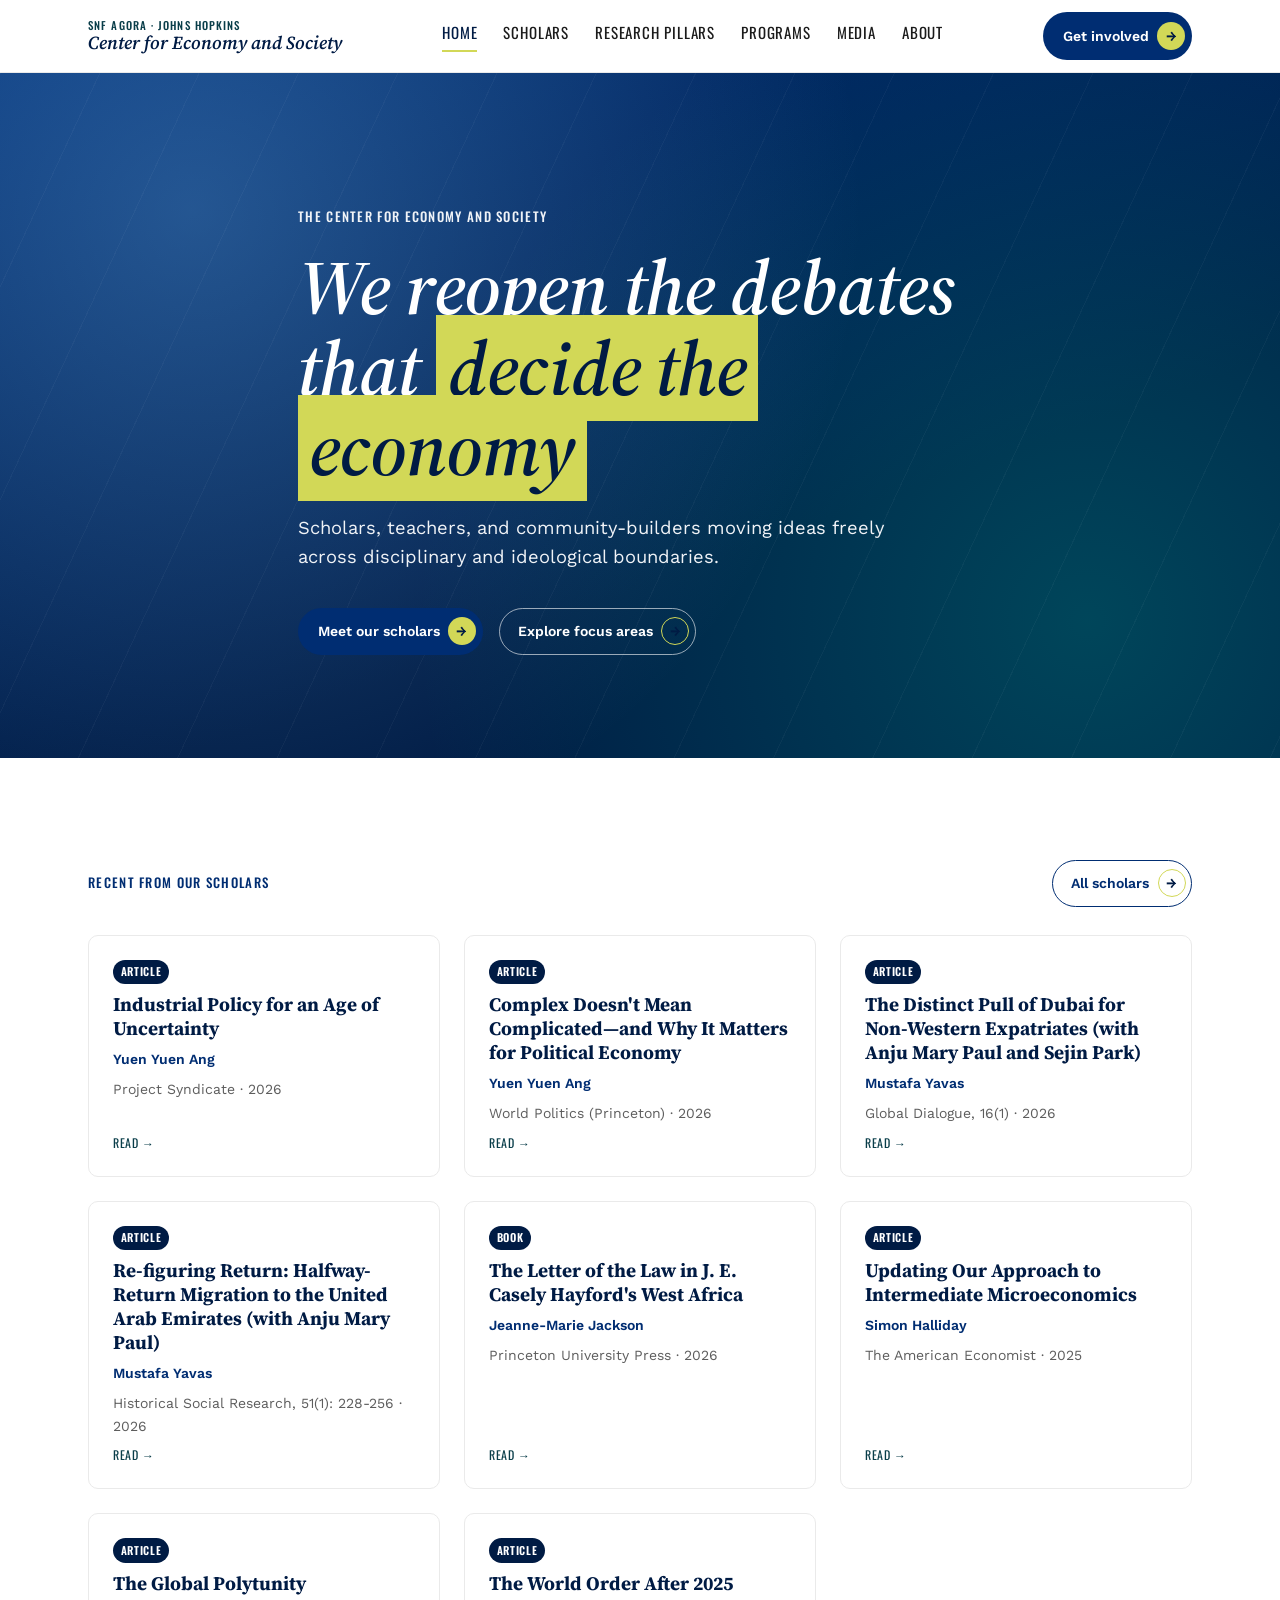
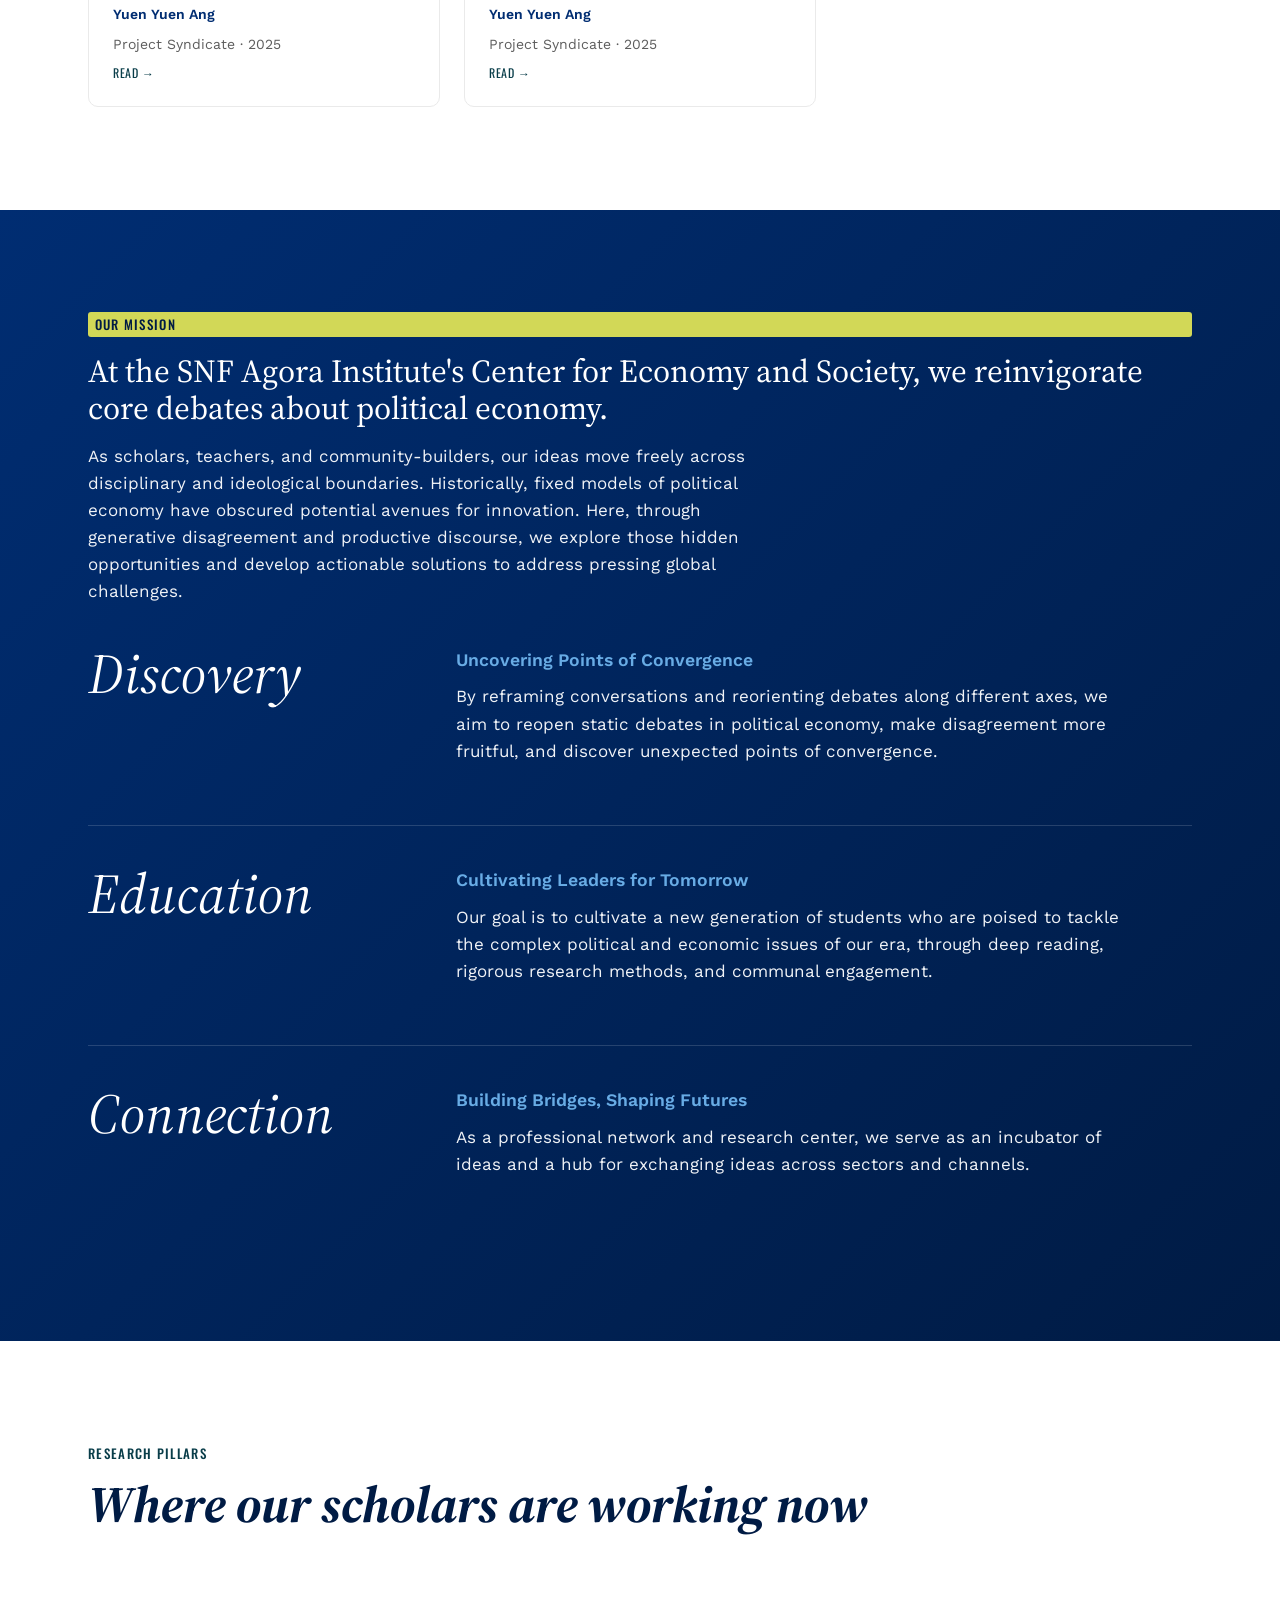
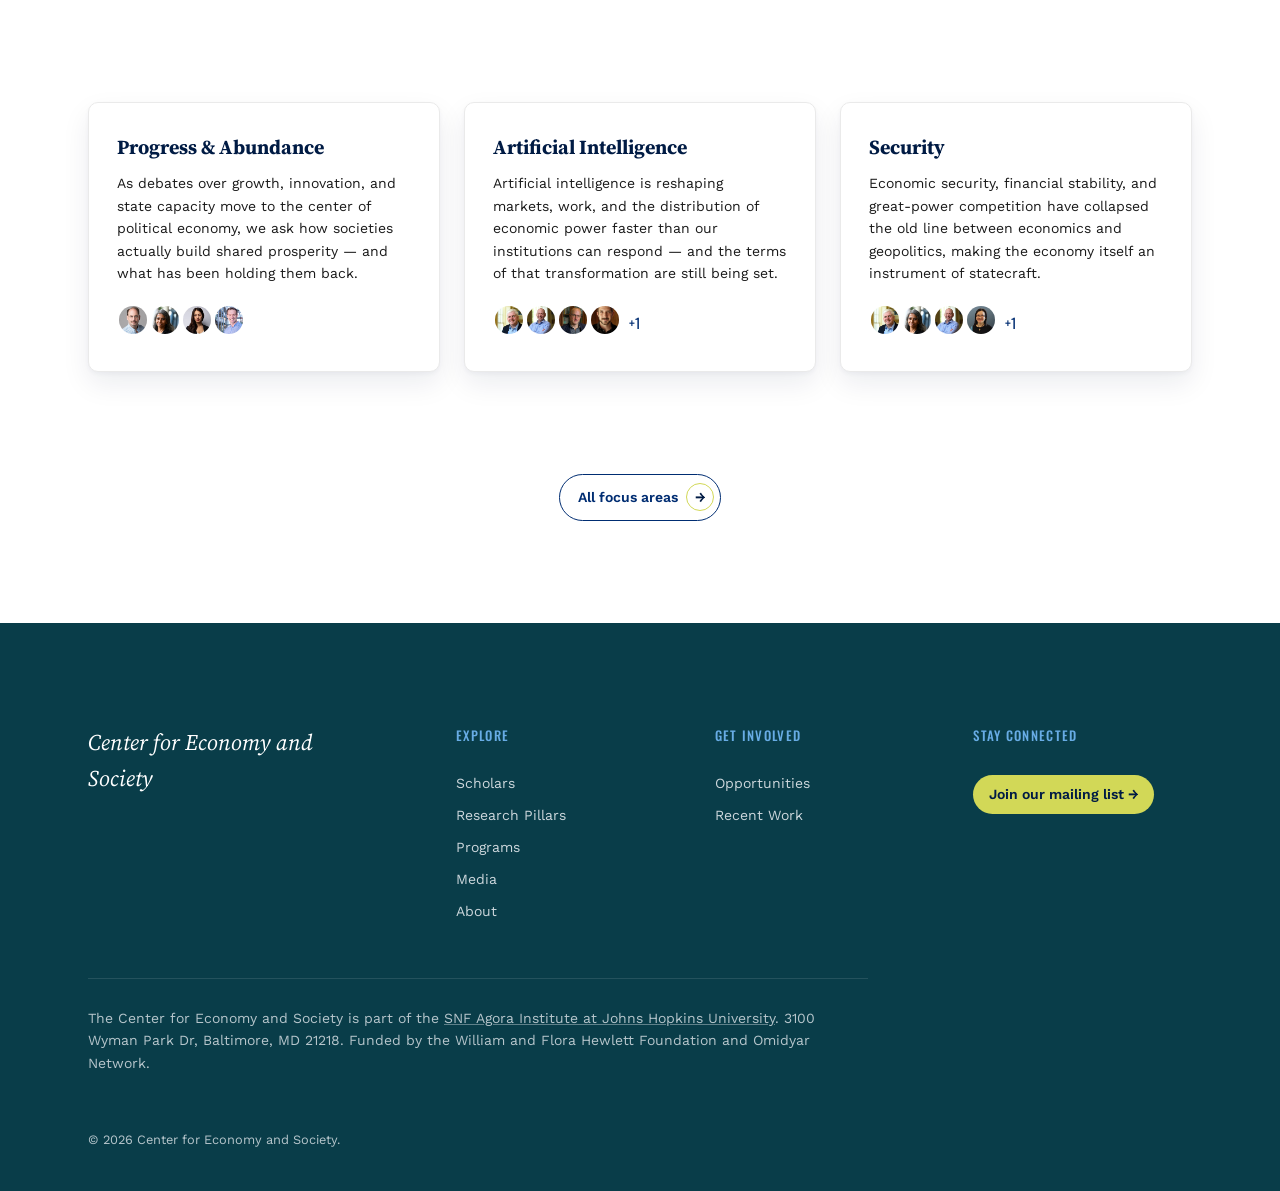
<file: index.html>
<!DOCTYPE html>
<html lang="en">
<head>
<meta charset="UTF-8">
<meta name="viewport" content="width=device-width, initial-scale=1.0">
<title>Center for Economy and Society | SNF Agora Institute, Johns Hopkins</title>
<meta name="description" content="The Center for Economy and Society at the SNF Agora Institute, Johns Hopkins University, reinvigorates core debates about political economy through scholarship, teaching, and community-building.">
<link rel="preconnect" href="https://fonts.googleapis.com">
<link href="https://fonts.googleapis.com/css2?family=Oswald:wght@400;500;600;700&family=Source+Serif+4:ital,wght@0,400;0,600;0,700;1,400;1,600;1,700&family=Work+Sans:wght@400;500;600;700&display=swap" rel="stylesheet">
<link rel="stylesheet" href="css/style.css">
<script>
  // Flags that JS is running early enough to drive the scroll-reveal
  // animation (see css/style.css .js-reveal rules). If this never runs
  // (JS blocked/disabled) the .js-reveal class is absent and every
  // .person-card/.pub-card/etc. renders at its default visible opacity —
  // no card is ever permanently invisible with JS off.
  document.documentElement.classList.add('js-reveal');
</script>
<script src="js/app.js" defer></script>
</head>
<body>

<a class="skip-link" href="#main">Skip to main content</a>

<header id="site-header" class="site-header">
  <div class="site-header__inner container">
    <a class="site-header__brand" href="index.html">
      <span class="site-header__superlabel">SNF Agora · Johns Hopkins</span>
      <span class="site-header__wordmark">Center for Economy and Society</span>
    </a>
    <nav id="site-header-nav" class="site-header__nav" aria-label="Primary">
      <a class="site-header__link site-header__link--active" href="index.html" aria-current="page">Home</a>
      <a class="site-header__link" href="people.html">Scholars</a>
      <a class="site-header__link" href="focus-areas.html">Research Pillars</a>
      <a class="site-header__link" href="programs.html">Programs</a>
      <a class="site-header__link" href="media.html">Media</a>
      <a class="site-header__link" href="about.html">About</a>
    </nav>
    <a class="site-header__cta btn btn--pill" href="programs.html#opportunities">Get involved<span class="btn__arrow">→</span></a>
    <button class="site-header__toggle" type="button" aria-expanded="false" aria-controls="site-header-nav" aria-label="Toggle navigation menu"></button>
  </div>
</header>

<main id="main">
  <p class="visually-hidden" id="page-status" role="status" aria-live="polite"></p>

  <section id="hero" class="hero">
    <div class="hero__bg" aria-hidden="true"></div>
    <div class="hero__inner container">
      <p class="hero__eyebrow eyebrow">The Center for Economy and Society</p>
      <h1 class="hero__headline">We reopen the debates that <span class="hero__mark">decide the economy</span></h1>
      <p class="hero__lede">Scholars, teachers, and community-builders moving ideas freely across disciplinary and ideological boundaries.</p>
      <div class="hero__actions">
        <a class="btn btn--pill" href="people.html">Meet our scholars<span class="btn__arrow">→</span></a>
        <a class="btn btn--pill--ghost" href="focus-areas.html">Explore focus areas<span class="btn__arrow">→</span></a>
      </div>
    </div>
  </section>

  <section id="publications" class="pub-grid" aria-labelledby="pub-grid-head">
    <div class="pub-grid__head container">
      <h2 class="eyebrow" id="pub-grid-head">Recent from our scholars</h2>
      <a class="btn btn--pill--ghost" href="people.html">All scholars<span class="btn__arrow">→</span></a>
    </div>
    <div class="pub-grid__track container" id="pub-grid-track" data-loading="true">
      <!-- JS-rendered: top publications across data/people.json, sorted by year, linking to person.html?id={id} -->
    </div>
  </section>

  <section id="mission" class="section-divider section-divider--navy" aria-labelledby="mission-head">
    <div class="section-divider__inner container">
      <p class="section-divider__eyebrow eyebrow eyebrow--olive" id="mission-head">Our Mission</p>
      <p class="section-divider__title section-divider__title--is-italic">At the SNF Agora Institute's Center for Economy and Society, we reinvigorate core debates about political economy.</p>
      <p class="section-divider__intro">As scholars, teachers, and community-builders, our ideas move freely across disciplinary and ideological boundaries. Historically, fixed models of political economy have obscured potential avenues for innovation. Here, through generative disagreement and productive discourse, we explore those hidden opportunities and develop actionable solutions to address pressing global challenges.</p>

      <div class="mission-row">
        <span class="mission-row__word">Discovery</span>
        <div>
          <p class="mission-row__subtitle">Uncovering Points of Convergence</p>
          <p class="mission-row__desc">By reframing conversations and reorienting debates along different axes, we aim to reopen static debates in political economy, make disagreement more fruitful, and discover unexpected points of convergence.</p>
        </div>
      </div>

      <div class="mission-row">
        <span class="mission-row__word">Education</span>
        <div>
          <p class="mission-row__subtitle">Cultivating Leaders for Tomorrow</p>
          <p class="mission-row__desc">Our goal is to cultivate a new generation of students who are poised to tackle the complex political and economic issues of our era, through deep reading, rigorous research methods, and communal engagement.</p>
        </div>
      </div>

      <div class="mission-row">
        <span class="mission-row__word">Connection</span>
        <div>
          <p class="mission-row__subtitle">Building Bridges, Shaping Futures</p>
          <p class="mission-row__desc">As a professional network and research center, we serve as an incubator of ideas and a hub for exchanging ideas across sectors and channels.</p>
        </div>
      </div>
    </div>
  </section>

  <section id="focus-areas-teaser" class="focus-areas" aria-labelledby="focus-areas-teaser-head">
    <div class="page-head container">
      <p class="page-head__eyebrow eyebrow eyebrow--teal" id="focus-areas-teaser-head">Research Pillars</p>
      <h2 class="page-head__title">Where our scholars are working now</h2>
    </div>
    <div class="focus-grid container" id="focus-grid-teaser" data-loading="true">
      <!-- JS-rendered: fetch('data/site-content.json').focus_areas, first 3, linking to focus-areas.html -->
    </div>
    <div class="container" style="padding-block: 0 var(--band-pad); display:flex; justify-content:center;">
      <a class="btn btn--pill--ghost" href="focus-areas.html">All focus areas<span class="btn__arrow">→</span></a>
    </div>
  </section>

</main>

<footer id="site-footer" class="site-footer">
  <div class="site-footer__inner container">
    <div class="site-footer__brand">Center for Economy and Society</div>

    <nav class="site-footer__col" aria-label="Footer: Explore">
      <p class="site-footer__col-head eyebrow eyebrow--sky">Explore</p>
      <a class="site-footer__link" href="people.html">Scholars</a>
      <a class="site-footer__link" href="focus-areas.html">Research Pillars</a>
      <a class="site-footer__link" href="programs.html">Programs</a>
      <a class="site-footer__link" href="media.html">Media</a>
      <a class="site-footer__link" href="about.html">About</a>
    </nav>

    <nav class="site-footer__col" aria-label="Footer: Get Involved">
      <p class="site-footer__col-head eyebrow eyebrow--sky">Get Involved</p>
      <a class="site-footer__link" href="programs.html#opportunities">Opportunities</a>
      <a class="site-footer__link" href="index.html#publications">Recent Work</a>
    </nav>

    <nav class="site-footer__col" aria-label="Footer: Stay Connected">
      <p class="site-footer__col-head eyebrow eyebrow--sky">Stay Connected</p>
      <a class="site-footer__link site-footer__link--cta" id="footer-newsletter-link" href="https://forms.gle/REPLACE-WITH-YOUR-GOOGLE-FORM-URL" target="_blank" rel="noopener">Join our mailing list →<span class="visually-hidden"> (opens in a new tab)</span></a>
    </nav>

    <p class="site-footer__attribution">The Center for Economy and Society is part of the <a class="site-footer__attribution-link" href="https://snfagora.jhu.edu">SNF Agora Institute at Johns Hopkins University</a>. 3100 Wyman Park Dr, Baltimore, MD 21218. Funded by the William and Flora Hewlett Foundation and Omidyar Network.</p>
    <p class="site-footer__legal">© 2026 Center for Economy and Society.</p>
  </div>
</footer>

</body>
</html>
</file>
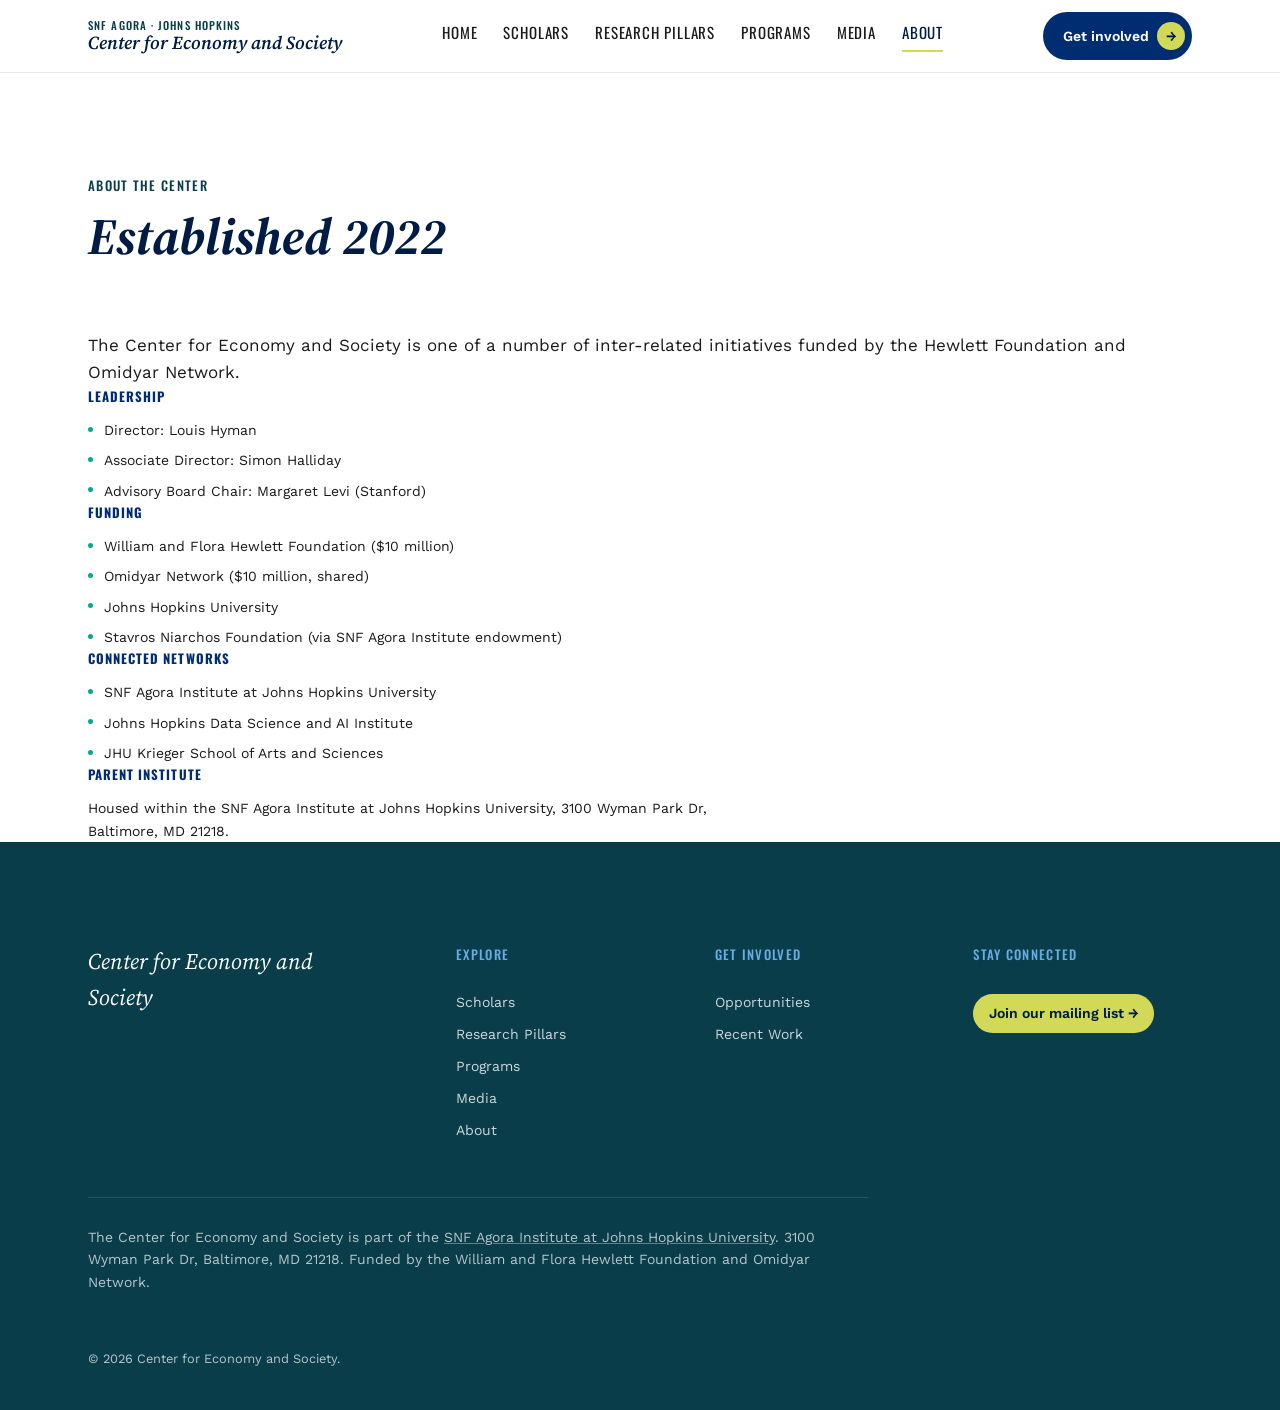
<file: about.html>
<!DOCTYPE html>
<html lang="en">
<head>
<meta charset="UTF-8">
<meta name="viewport" content="width=device-width, initial-scale=1.0">
<title>About | Center for Economy and Society</title>
<meta name="description" content="About the Center for Economy and Society: mission, funding, advisory board, and connected networks at the SNF Agora Institute, Johns Hopkins University.">
<link rel="preconnect" href="https://fonts.googleapis.com">
<link href="https://fonts.googleapis.com/css2?family=Oswald:wght@400;500;600;700&family=Source+Serif+4:ital,wght@0,400;0,600;0,700;1,400;1,600;1,700&family=Work+Sans:wght@400;500;600;700&display=swap" rel="stylesheet">
<link rel="stylesheet" href="css/style.css">
<script>
  document.documentElement.classList.add('js-reveal');
</script>
<script src="js/app.js" defer></script>
</head>
<body>

<a class="skip-link" href="#main">Skip to main content</a>

<header id="site-header" class="site-header">
  <div class="site-header__inner container">
    <a class="site-header__brand" href="index.html">
      <span class="site-header__superlabel">SNF Agora · Johns Hopkins</span>
      <span class="site-header__wordmark">Center for Economy and Society</span>
    </a>
    <nav id="site-header-nav" class="site-header__nav" aria-label="Primary">
      <a class="site-header__link" href="index.html">Home</a>
      <a class="site-header__link" href="people.html">Scholars</a>
      <a class="site-header__link" href="focus-areas.html">Research Pillars</a>
      <a class="site-header__link" href="programs.html">Programs</a>
      <a class="site-header__link" href="media.html">Media</a>
      <a class="site-header__link site-header__link--active" href="about.html" aria-current="page">About</a>
    </nav>
    <a class="site-header__cta btn btn--pill" href="programs.html#opportunities">Get involved<span class="btn__arrow">→</span></a>
    <button class="site-header__toggle" type="button" aria-expanded="false" aria-controls="site-header-nav" aria-label="Toggle navigation menu"></button>
  </div>
</header>

<main id="main">
  <p class="visually-hidden" id="page-status" role="status" aria-live="polite"></p>

  <section id="about" class="about" aria-labelledby="about-head">
    <div class="page-head container">
      <p class="page-head__eyebrow eyebrow eyebrow--teal" id="about-head">About the Center</p>
      <h1 class="page-head__title">Established 2022</h1>
    </div>
    <div class="about__body container">
      <p class="about__statement">The Center for Economy and Society is one of a number of inter-related initiatives funded by the Hewlett Foundation and Omidyar Network.</p>
      <div class="about__meta" id="about-meta">
        <!-- JS-rendered: leadership, funders, connected networks from data/site-content.json.about -->
      </div>
    </div>
  </section>

</main>

<footer id="site-footer" class="site-footer">
  <div class="site-footer__inner container">
    <div class="site-footer__brand">Center for Economy and Society</div>

    <nav class="site-footer__col" aria-label="Footer: Explore">
      <p class="site-footer__col-head eyebrow eyebrow--sky">Explore</p>
      <a class="site-footer__link" href="people.html">Scholars</a>
      <a class="site-footer__link" href="focus-areas.html">Research Pillars</a>
      <a class="site-footer__link" href="programs.html">Programs</a>
      <a class="site-footer__link" href="media.html">Media</a>
      <a class="site-footer__link" href="about.html">About</a>
    </nav>

    <nav class="site-footer__col" aria-label="Footer: Get Involved">
      <p class="site-footer__col-head eyebrow eyebrow--sky">Get Involved</p>
      <a class="site-footer__link" href="programs.html#opportunities">Opportunities</a>
      <a class="site-footer__link" href="index.html#publications">Recent Work</a>
    </nav>

    <nav class="site-footer__col" aria-label="Footer: Stay Connected">
      <p class="site-footer__col-head eyebrow eyebrow--sky">Stay Connected</p>
      <a class="site-footer__link site-footer__link--cta" id="footer-newsletter-link" href="https://forms.gle/REPLACE-WITH-YOUR-GOOGLE-FORM-URL" target="_blank" rel="noopener">Join our mailing list →<span class="visually-hidden"> (opens in a new tab)</span></a>
    </nav>

    <p class="site-footer__attribution">The Center for Economy and Society is part of the <a class="site-footer__attribution-link" href="https://snfagora.jhu.edu">SNF Agora Institute at Johns Hopkins University</a>. 3100 Wyman Park Dr, Baltimore, MD 21218. Funded by the William and Flora Hewlett Foundation and Omidyar Network.</p>
    <p class="site-footer__legal">© 2026 Center for Economy and Society.</p>
  </div>
</footer>

</body>
</html>
</file>
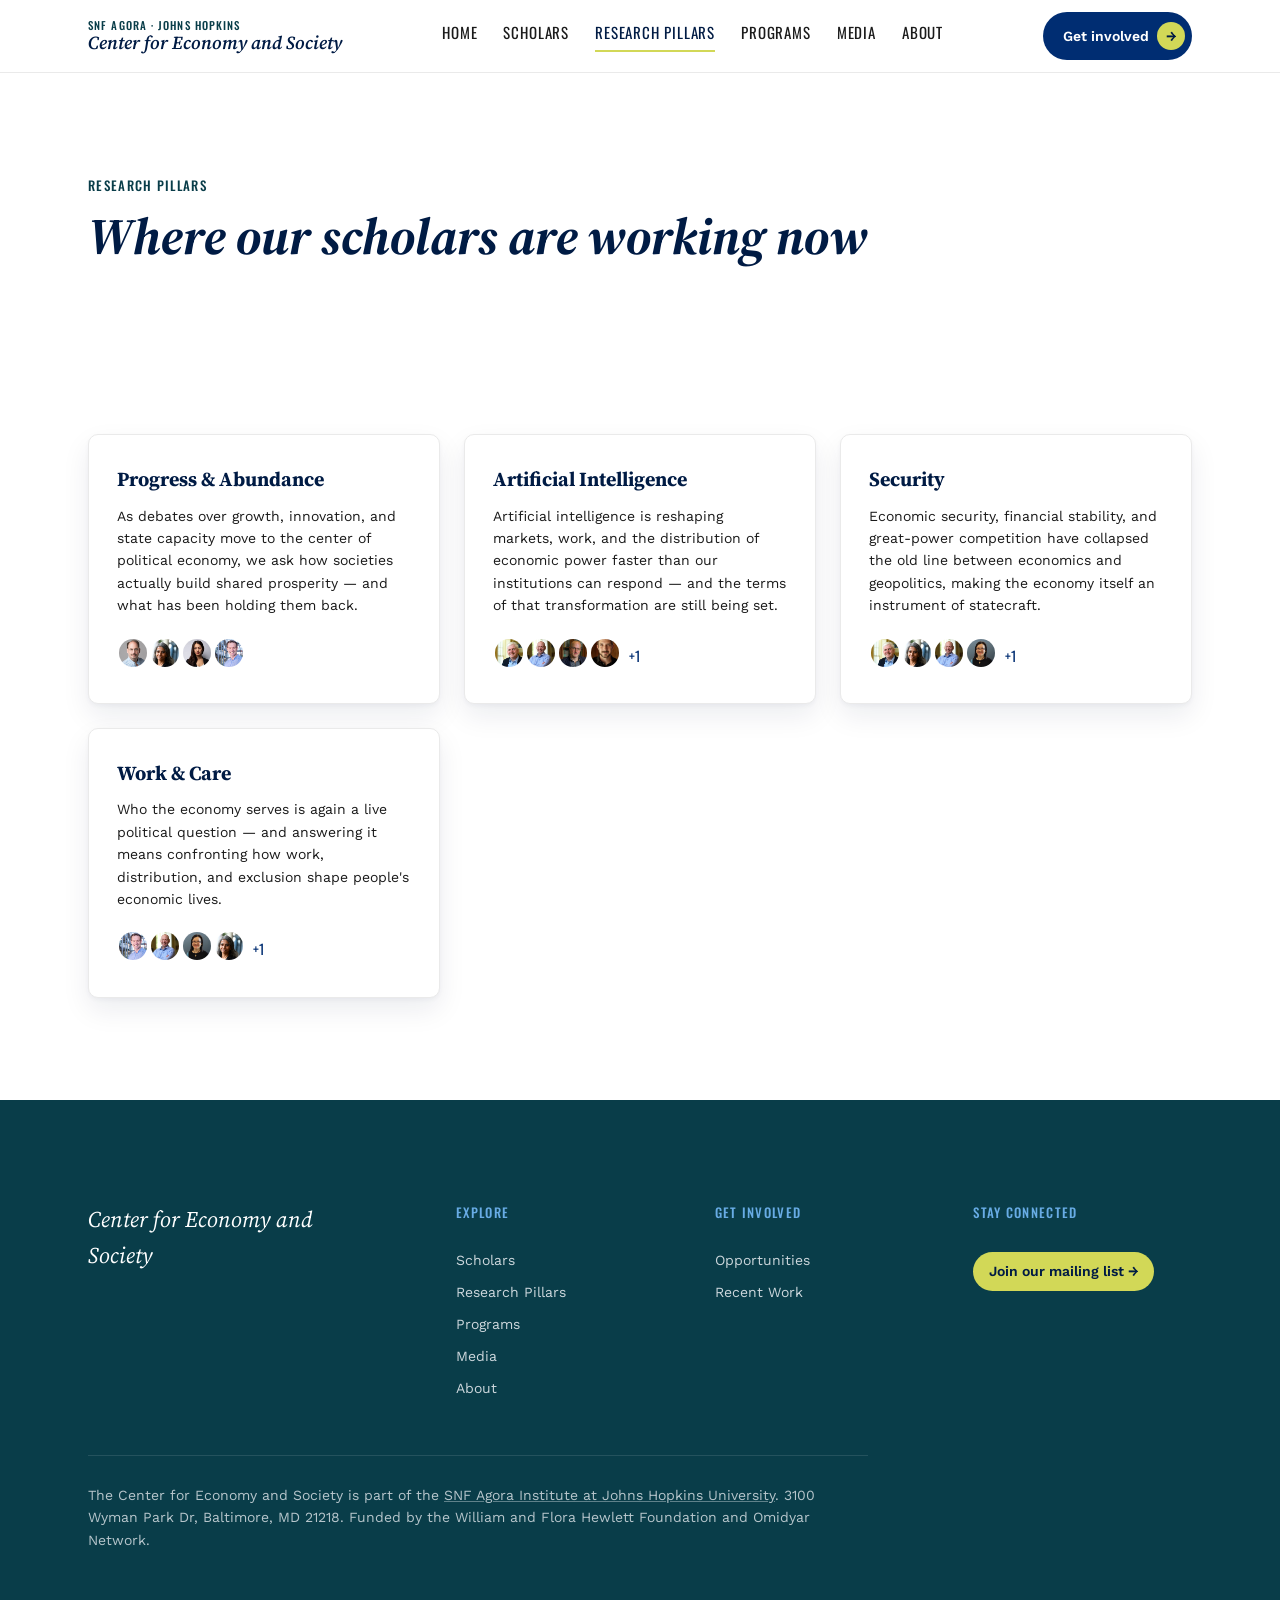
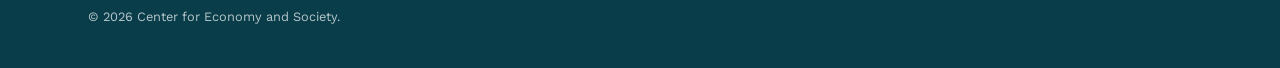
<file: focus-areas.html>
<!DOCTYPE html>
<html lang="en">
<head>
<meta charset="UTF-8">
<meta name="viewport" content="width=device-width, initial-scale=1.0">
<title>Research Pillars | Center for Economy and Society</title>
<meta name="description" content="The four research pillars of the Center for Economy and Society: Progress & Abundance, Artificial Intelligence, Security, and Work & Care.">
<link rel="preconnect" href="https://fonts.googleapis.com">
<link href="https://fonts.googleapis.com/css2?family=Oswald:wght@400;500;600;700&family=Source+Serif+4:ital,wght@0,400;0,600;0,700;1,400;1,600;1,700&family=Work+Sans:wght@400;500;600;700&display=swap" rel="stylesheet">
<link rel="stylesheet" href="css/style.css">
<script>
  document.documentElement.classList.add('js-reveal');
</script>
<script src="js/app.js" defer></script>
</head>
<body>

<a class="skip-link" href="#main">Skip to main content</a>

<header id="site-header" class="site-header">
  <div class="site-header__inner container">
    <a class="site-header__brand" href="index.html">
      <span class="site-header__superlabel">SNF Agora · Johns Hopkins</span>
      <span class="site-header__wordmark">Center for Economy and Society</span>
    </a>
    <nav id="site-header-nav" class="site-header__nav" aria-label="Primary">
      <a class="site-header__link" href="index.html">Home</a>
      <a class="site-header__link" href="people.html">Scholars</a>
      <a class="site-header__link site-header__link--active" href="focus-areas.html" aria-current="page">Research Pillars</a>
      <a class="site-header__link" href="programs.html">Programs</a>
      <a class="site-header__link" href="media.html">Media</a>
      <a class="site-header__link" href="about.html">About</a>
    </nav>
    <a class="site-header__cta btn btn--pill" href="programs.html#opportunities">Get involved<span class="btn__arrow">→</span></a>
    <button class="site-header__toggle" type="button" aria-expanded="false" aria-controls="site-header-nav" aria-label="Toggle navigation menu"></button>
  </div>
</header>

<main id="main">
  <p class="visually-hidden" id="page-status" role="status" aria-live="polite"></p>

  <section id="focus-areas" class="focus-areas" aria-labelledby="focus-areas-head">
    <div class="page-head container">
      <p class="page-head__eyebrow eyebrow eyebrow--teal" id="focus-areas-head">Research Pillars</p>
      <h1 class="page-head__title">Where our scholars are working now</h1>
    </div>
    <div class="focus-grid container" id="focus-grid" data-loading="true">
      <!-- JS-rendered: fetch('data/site-content.json').focus_areas, scholar chips linking to person.html?id={id} -->
    </div>
  </section>

</main>

<footer id="site-footer" class="site-footer">
  <div class="site-footer__inner container">
    <div class="site-footer__brand">Center for Economy and Society</div>

    <nav class="site-footer__col" aria-label="Footer: Explore">
      <p class="site-footer__col-head eyebrow eyebrow--sky">Explore</p>
      <a class="site-footer__link" href="people.html">Scholars</a>
      <a class="site-footer__link" href="focus-areas.html">Research Pillars</a>
      <a class="site-footer__link" href="programs.html">Programs</a>
      <a class="site-footer__link" href="media.html">Media</a>
      <a class="site-footer__link" href="about.html">About</a>
    </nav>

    <nav class="site-footer__col" aria-label="Footer: Get Involved">
      <p class="site-footer__col-head eyebrow eyebrow--sky">Get Involved</p>
      <a class="site-footer__link" href="programs.html#opportunities">Opportunities</a>
      <a class="site-footer__link" href="index.html#publications">Recent Work</a>
    </nav>

    <nav class="site-footer__col" aria-label="Footer: Stay Connected">
      <p class="site-footer__col-head eyebrow eyebrow--sky">Stay Connected</p>
      <a class="site-footer__link site-footer__link--cta" id="footer-newsletter-link" href="https://forms.gle/REPLACE-WITH-YOUR-GOOGLE-FORM-URL" target="_blank" rel="noopener">Join our mailing list →<span class="visually-hidden"> (opens in a new tab)</span></a>
    </nav>

    <p class="site-footer__attribution">The Center for Economy and Society is part of the <a class="site-footer__attribution-link" href="https://snfagora.jhu.edu">SNF Agora Institute at Johns Hopkins University</a>. 3100 Wyman Park Dr, Baltimore, MD 21218. Funded by the William and Flora Hewlett Foundation and Omidyar Network.</p>
    <p class="site-footer__legal">© 2026 Center for Economy and Society.</p>
  </div>
</footer>

</body>
</html>
</file>
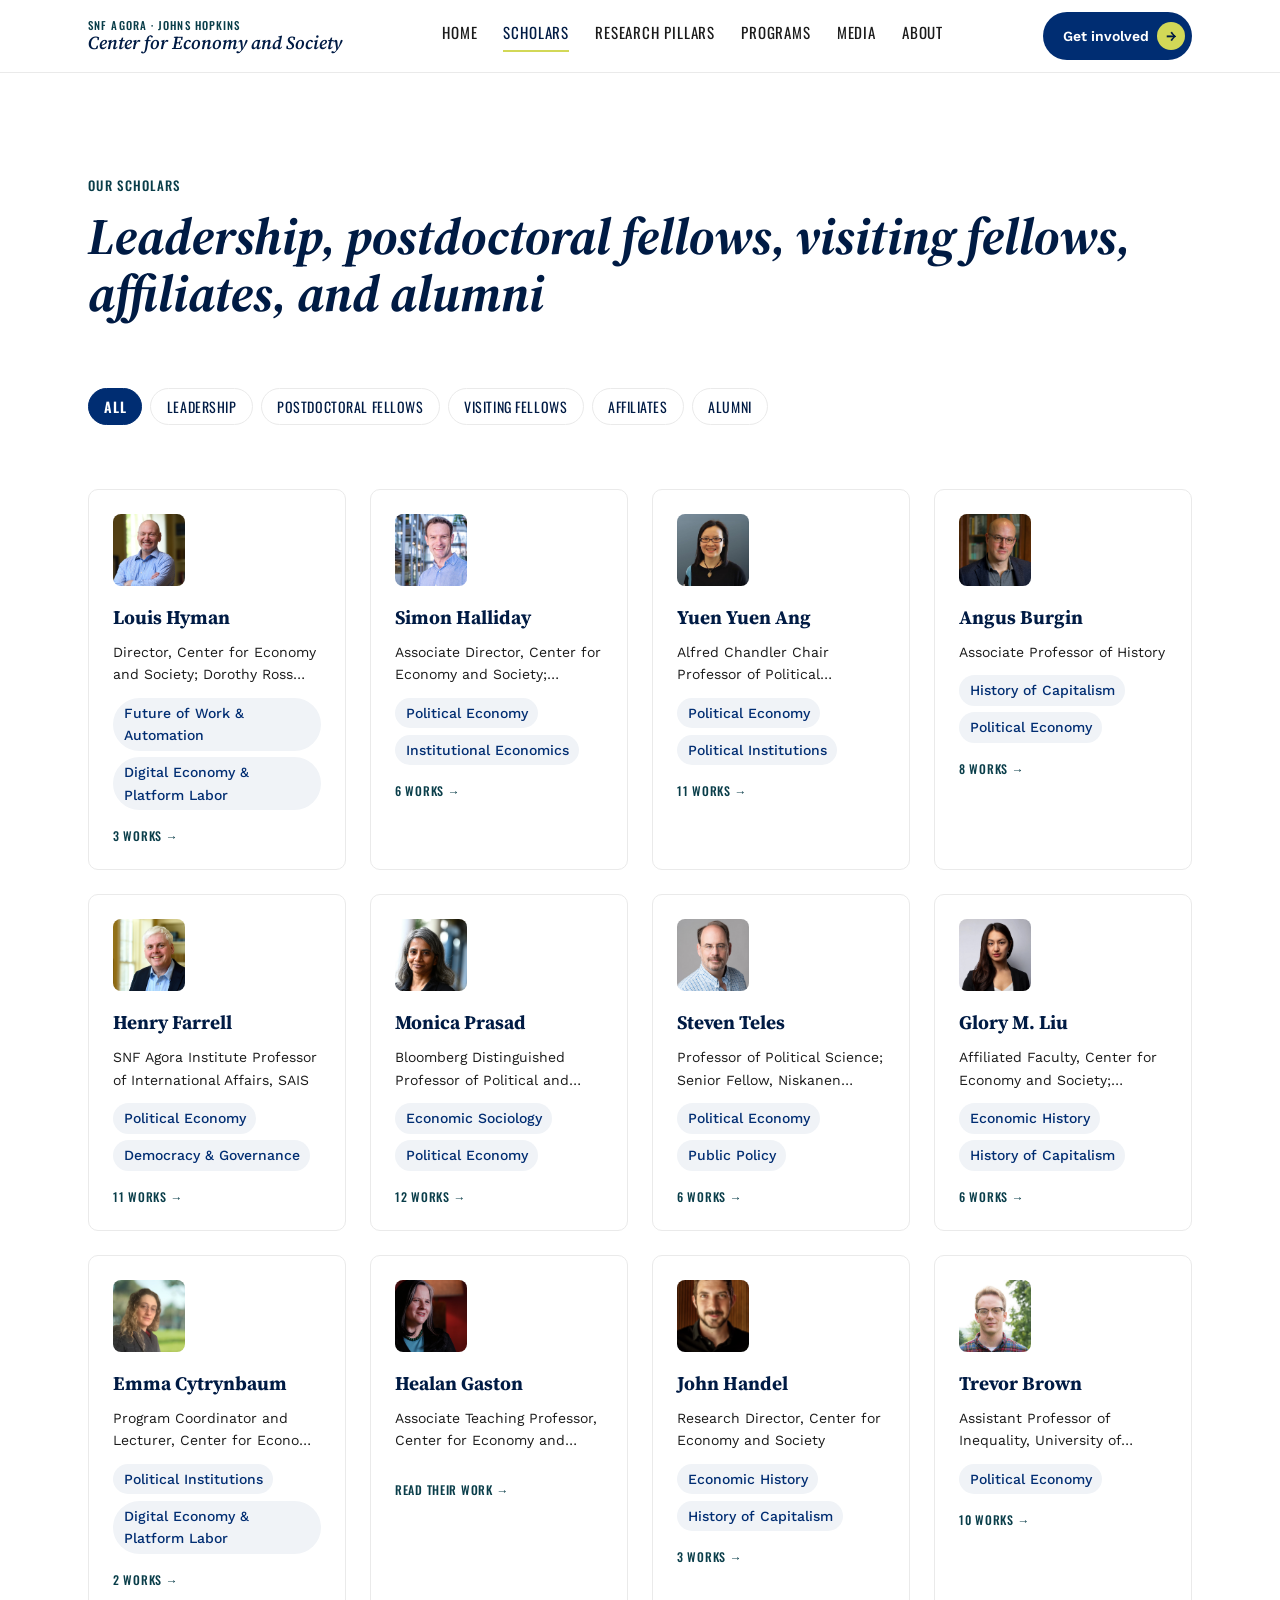
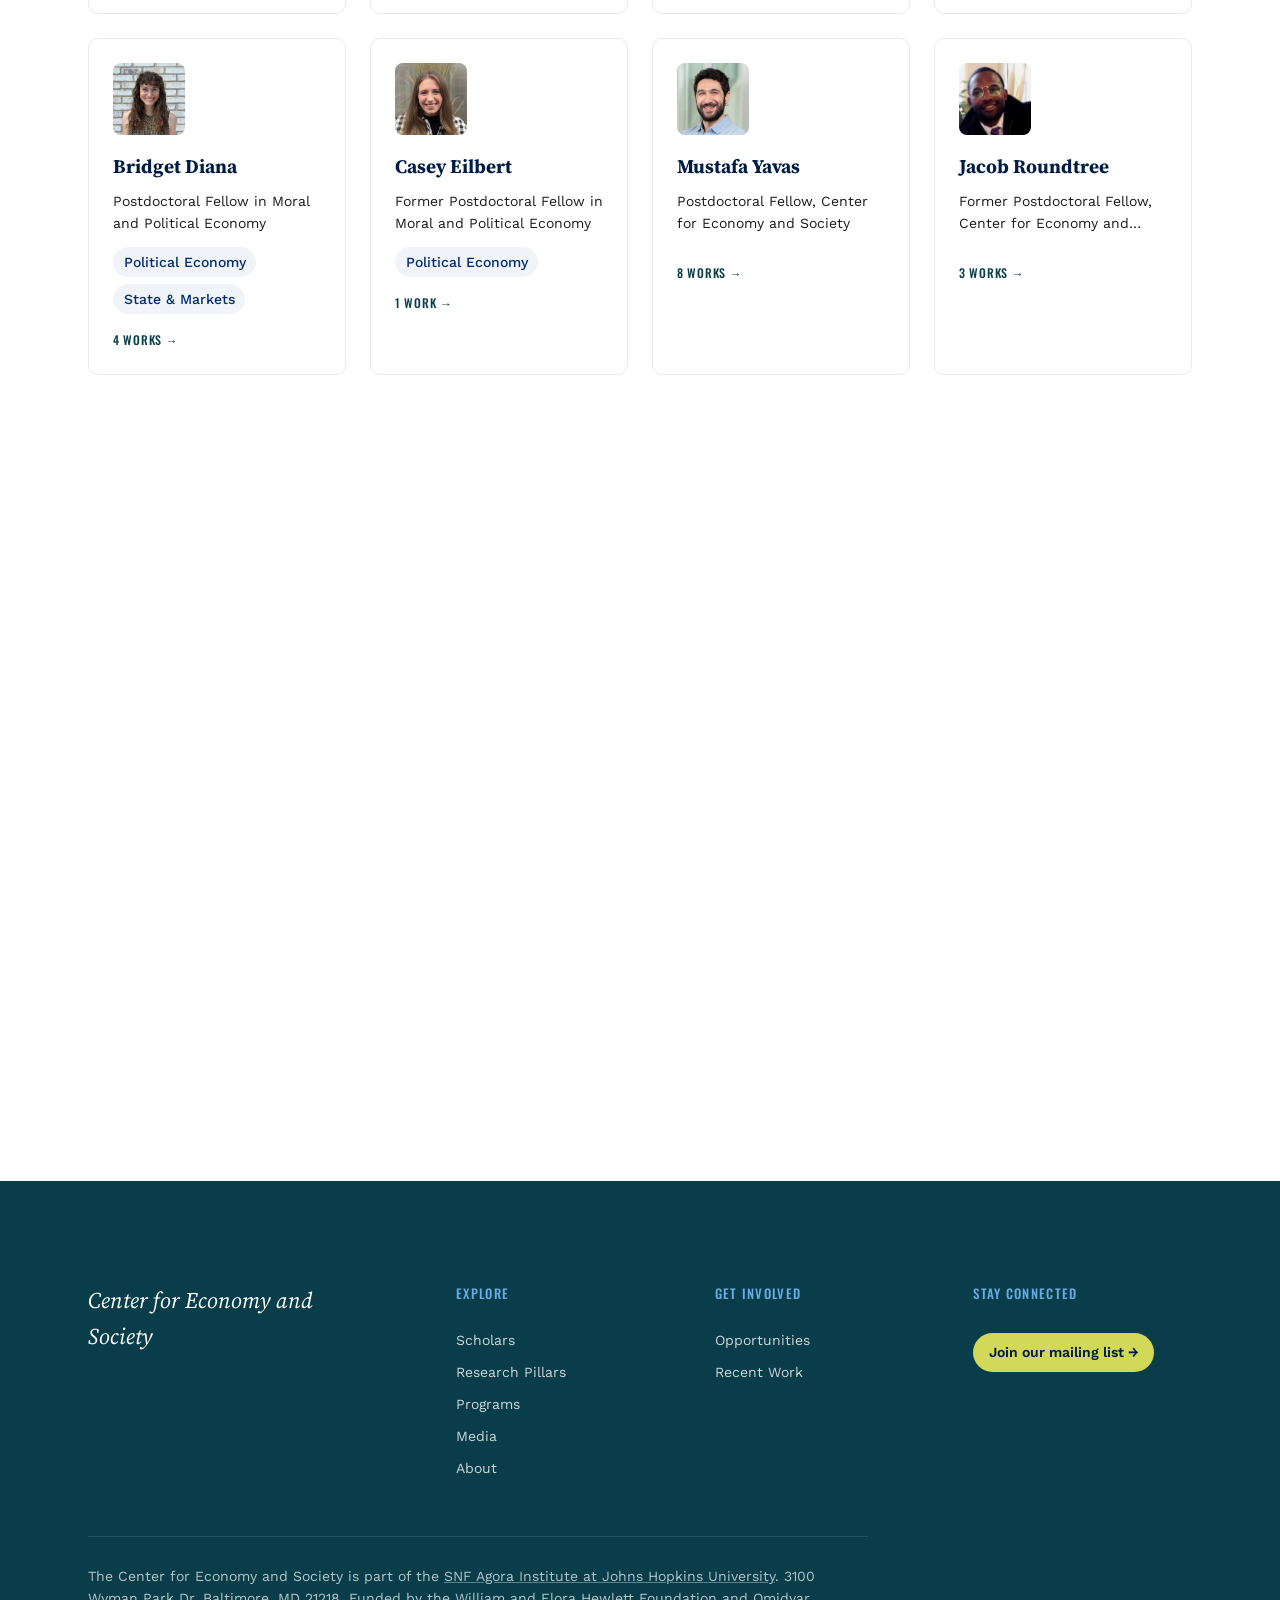
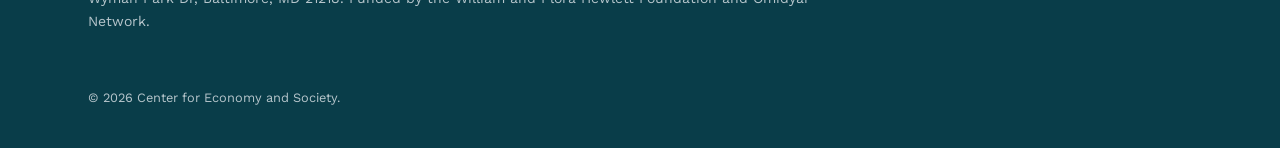
<file: people.html>
<!DOCTYPE html>
<html lang="en">
<head>
<meta charset="UTF-8">
<meta name="viewport" content="width=device-width, initial-scale=1.0">
<title>Our Scholars | Center for Economy and Society</title>
<meta name="description" content="Leadership, postdoctoral fellows, visiting fellows, affiliates, and alumni at the Center for Economy and Society, SNF Agora Institute, Johns Hopkins University.">
<link rel="preconnect" href="https://fonts.googleapis.com">
<link href="https://fonts.googleapis.com/css2?family=Oswald:wght@400;500;600;700&family=Source+Serif+4:ital,wght@0,400;0,600;0,700;1,400;1,600;1,700&family=Work+Sans:wght@400;500;600;700&display=swap" rel="stylesheet">
<link rel="stylesheet" href="css/style.css">
<script>
  document.documentElement.classList.add('js-reveal');
</script>
<script src="js/app.js" defer></script>
</head>
<body>

<a class="skip-link" href="#main">Skip to main content</a>

<header id="site-header" class="site-header">
  <div class="site-header__inner container">
    <a class="site-header__brand" href="index.html">
      <span class="site-header__superlabel">SNF Agora · Johns Hopkins</span>
      <span class="site-header__wordmark">Center for Economy and Society</span>
    </a>
    <nav id="site-header-nav" class="site-header__nav" aria-label="Primary">
      <a class="site-header__link" href="index.html">Home</a>
      <a class="site-header__link site-header__link--active" href="people.html" aria-current="page">Scholars</a>
      <a class="site-header__link" href="focus-areas.html">Research Pillars</a>
      <a class="site-header__link" href="programs.html">Programs</a>
      <a class="site-header__link" href="media.html">Media</a>
      <a class="site-header__link" href="about.html">About</a>
    </nav>
    <a class="site-header__cta btn btn--pill" href="programs.html#opportunities">Get involved<span class="btn__arrow">→</span></a>
    <button class="site-header__toggle" type="button" aria-expanded="false" aria-controls="site-header-nav" aria-label="Toggle navigation menu"></button>
  </div>
</header>

<main id="main">

  <section id="people" class="people" aria-labelledby="people-head">
    <div class="page-head container">
      <p class="page-head__eyebrow eyebrow eyebrow--teal" id="people-head">Our Scholars</p>
      <h1 class="page-head__title">Leadership, postdoctoral fellows, visiting fellows, affiliates, and alumni</h1>
    </div>
    <div class="role-filter container" role="group" aria-label="Filter scholars by role">
      <button class="role-filter__btn is-active" type="button" aria-pressed="true" data-role-filter="all">All</button>
      <button class="role-filter__btn" type="button" aria-pressed="false" data-role-filter="leadership">Leadership</button>
      <button class="role-filter__btn" type="button" aria-pressed="false" data-role-filter="postdoc">Postdoctoral Fellows</button>
      <button class="role-filter__btn" type="button" aria-pressed="false" data-role-filter="visiting">Visiting Fellows</button>
      <button class="role-filter__btn" type="button" aria-pressed="false" data-role-filter="affiliate">Affiliates</button>
      <button class="role-filter__btn" type="button" aria-pressed="false" data-role-filter="alumni">Alumni</button>
    </div>
    <p class="visually-hidden" id="person-grid-status" role="status" aria-live="polite"></p>
    <div class="person-grid container" id="person-grid" data-loading="true">
      <!-- JS-rendered: fetch('data/people.json'), linking to person.html?id={id} -->
    </div>
  </section>

</main>

<footer id="site-footer" class="site-footer">
  <div class="site-footer__inner container">
    <div class="site-footer__brand">Center for Economy and Society</div>

    <nav class="site-footer__col" aria-label="Footer: Explore">
      <p class="site-footer__col-head eyebrow eyebrow--sky">Explore</p>
      <a class="site-footer__link" href="people.html">Scholars</a>
      <a class="site-footer__link" href="focus-areas.html">Research Pillars</a>
      <a class="site-footer__link" href="programs.html">Programs</a>
      <a class="site-footer__link" href="media.html">Media</a>
      <a class="site-footer__link" href="about.html">About</a>
    </nav>

    <nav class="site-footer__col" aria-label="Footer: Get Involved">
      <p class="site-footer__col-head eyebrow eyebrow--sky">Get Involved</p>
      <a class="site-footer__link" href="programs.html#opportunities">Opportunities</a>
      <a class="site-footer__link" href="index.html#publications">Recent Work</a>
    </nav>

    <nav class="site-footer__col" aria-label="Footer: Stay Connected">
      <p class="site-footer__col-head eyebrow eyebrow--sky">Stay Connected</p>
      <a class="site-footer__link site-footer__link--cta" id="footer-newsletter-link" href="https://forms.gle/REPLACE-WITH-YOUR-GOOGLE-FORM-URL" target="_blank" rel="noopener">Join our mailing list →<span class="visually-hidden"> (opens in a new tab)</span></a>
    </nav>

    <p class="site-footer__attribution">The Center for Economy and Society is part of the <a class="site-footer__attribution-link" href="https://snfagora.jhu.edu">SNF Agora Institute at Johns Hopkins University</a>. 3100 Wyman Park Dr, Baltimore, MD 21218. Funded by the William and Flora Hewlett Foundation and Omidyar Network.</p>
    <p class="site-footer__legal">© 2026 Center for Economy and Society.</p>
  </div>
</footer>

</body>
</html>
</file>
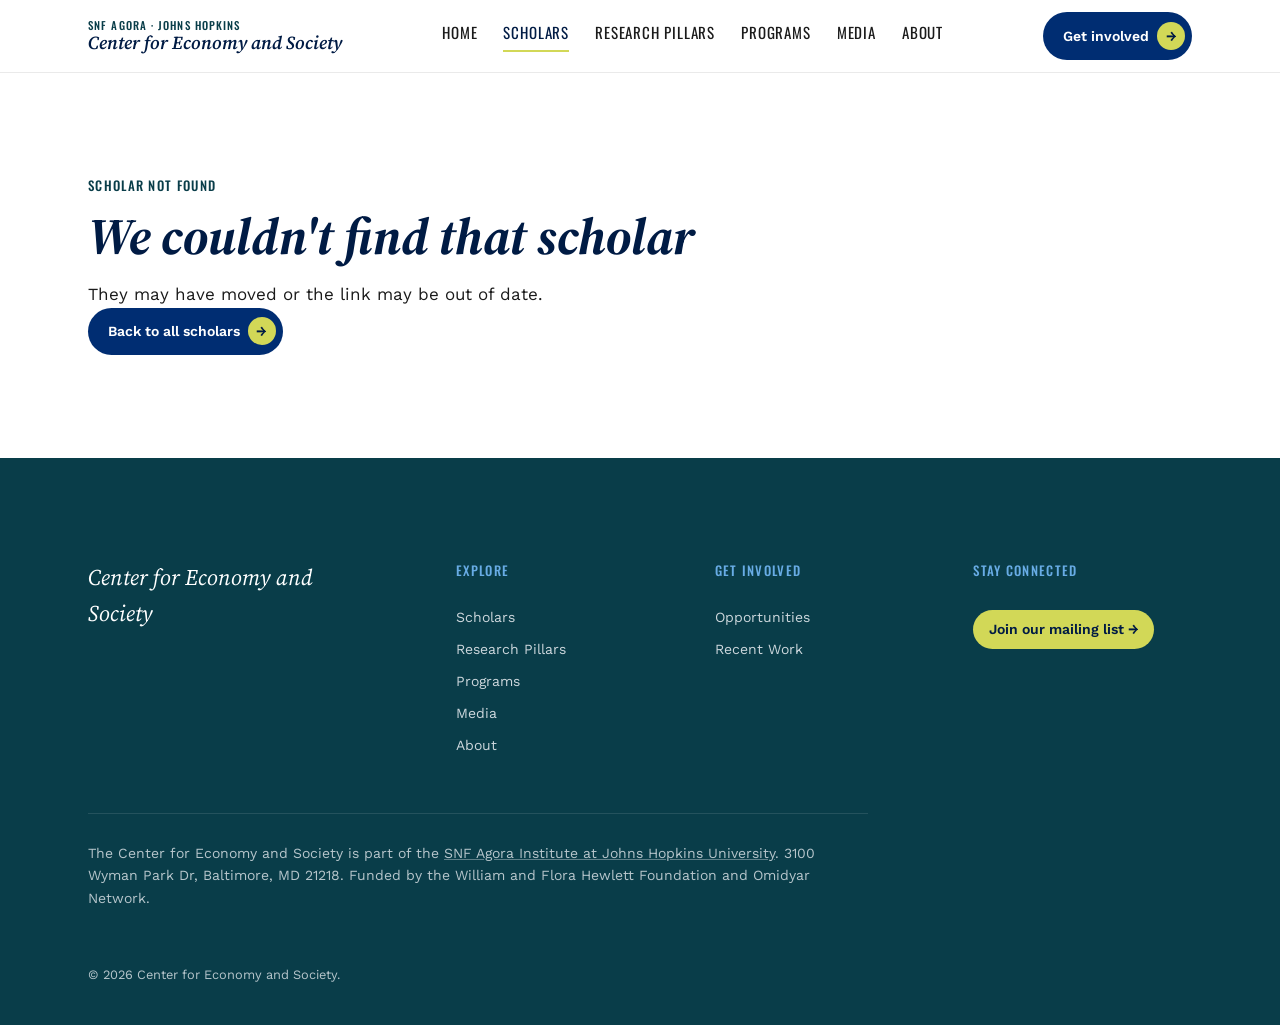
<file: person.html>
<!DOCTYPE html>
<html lang="en">
<head>
<meta charset="UTF-8">
<meta name="viewport" content="width=device-width, initial-scale=1.0">
<title>Scholar | Center for Economy and Society</title>
<meta name="description" content="Scholar profile at the Center for Economy and Society, SNF Agora Institute, Johns Hopkins University.">
<link rel="preconnect" href="https://fonts.googleapis.com">
<link href="https://fonts.googleapis.com/css2?family=Oswald:wght@400;500;600;700&family=Source+Serif+4:ital,wght@0,400;0,600;0,700;1,400;1,600;1,700&family=Work+Sans:wght@400;500;600;700&display=swap" rel="stylesheet">
<link rel="stylesheet" href="css/style.css">
<script>
  document.documentElement.classList.add('js-reveal');
</script>
<script src="js/app.js" defer></script>
</head>
<body>

<a class="skip-link" href="#main">Skip to main content</a>

<header id="site-header" class="site-header">
  <div class="site-header__inner container">
    <a class="site-header__brand" href="index.html">
      <span class="site-header__superlabel">SNF Agora · Johns Hopkins</span>
      <span class="site-header__wordmark">Center for Economy and Society</span>
    </a>
    <nav id="site-header-nav" class="site-header__nav" aria-label="Primary">
      <a class="site-header__link" href="index.html">Home</a>
      <a class="site-header__link site-header__link--active" href="people.html" aria-current="true">Scholars</a>
      <a class="site-header__link" href="focus-areas.html">Research Pillars</a>
      <a class="site-header__link" href="programs.html">Programs</a>
      <a class="site-header__link" href="media.html">Media</a>
      <a class="site-header__link" href="about.html">About</a>
    </nav>
    <a class="site-header__cta btn btn--pill" href="programs.html#opportunities">Get involved<span class="btn__arrow">→</span></a>
    <button class="site-header__toggle" type="button" aria-expanded="false" aria-controls="site-header-nav" aria-label="Toggle navigation menu"></button>
  </div>
</header>

<main id="main">
  <p class="visually-hidden" id="page-status" role="status" aria-live="polite"></p>
  <div id="person-detail-root">
    <!-- JS-rendered: reads ?id= from the URL, looks up data/people.json, renders .person-profile -->
  </div>
</main>

<footer id="site-footer" class="site-footer">
  <div class="site-footer__inner container">
    <div class="site-footer__brand">Center for Economy and Society</div>

    <nav class="site-footer__col" aria-label="Footer: Explore">
      <p class="site-footer__col-head eyebrow eyebrow--sky">Explore</p>
      <a class="site-footer__link" href="people.html">Scholars</a>
      <a class="site-footer__link" href="focus-areas.html">Research Pillars</a>
      <a class="site-footer__link" href="programs.html">Programs</a>
      <a class="site-footer__link" href="media.html">Media</a>
      <a class="site-footer__link" href="about.html">About</a>
    </nav>

    <nav class="site-footer__col" aria-label="Footer: Get Involved">
      <p class="site-footer__col-head eyebrow eyebrow--sky">Get Involved</p>
      <a class="site-footer__link" href="programs.html#opportunities">Opportunities</a>
      <a class="site-footer__link" href="index.html#publications">Recent Work</a>
    </nav>

    <nav class="site-footer__col" aria-label="Footer: Stay Connected">
      <p class="site-footer__col-head eyebrow eyebrow--sky">Stay Connected</p>
      <a class="site-footer__link site-footer__link--cta" id="footer-newsletter-link" href="https://forms.gle/REPLACE-WITH-YOUR-GOOGLE-FORM-URL" target="_blank" rel="noopener">Join our mailing list →<span class="visually-hidden"> (opens in a new tab)</span></a>
    </nav>

    <p class="site-footer__attribution">The Center for Economy and Society is part of the <a class="site-footer__attribution-link" href="https://snfagora.jhu.edu">SNF Agora Institute at Johns Hopkins University</a>. 3100 Wyman Park Dr, Baltimore, MD 21218. Funded by the William and Flora Hewlett Foundation and Omidyar Network.</p>
    <p class="site-footer__legal">© 2026 Center for Economy and Society.</p>
  </div>
</footer>

</body>
</html>
</file>
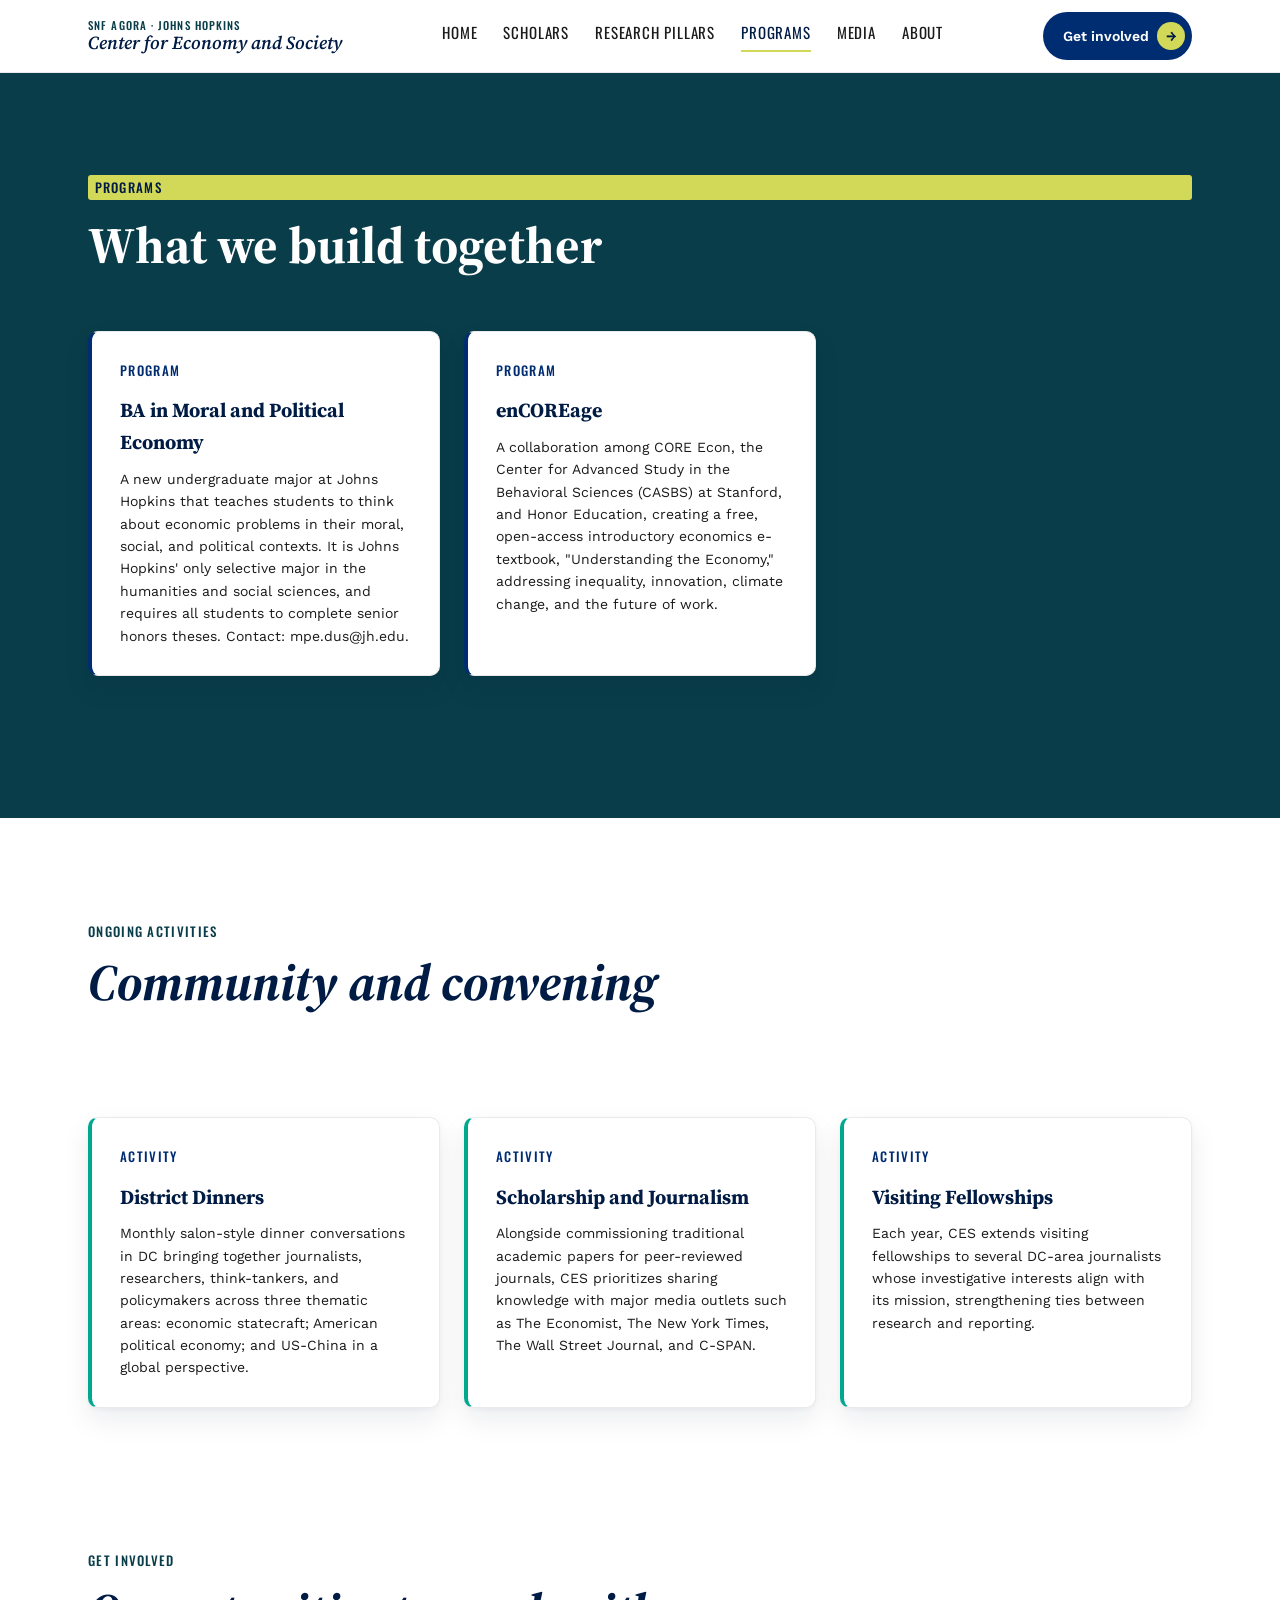
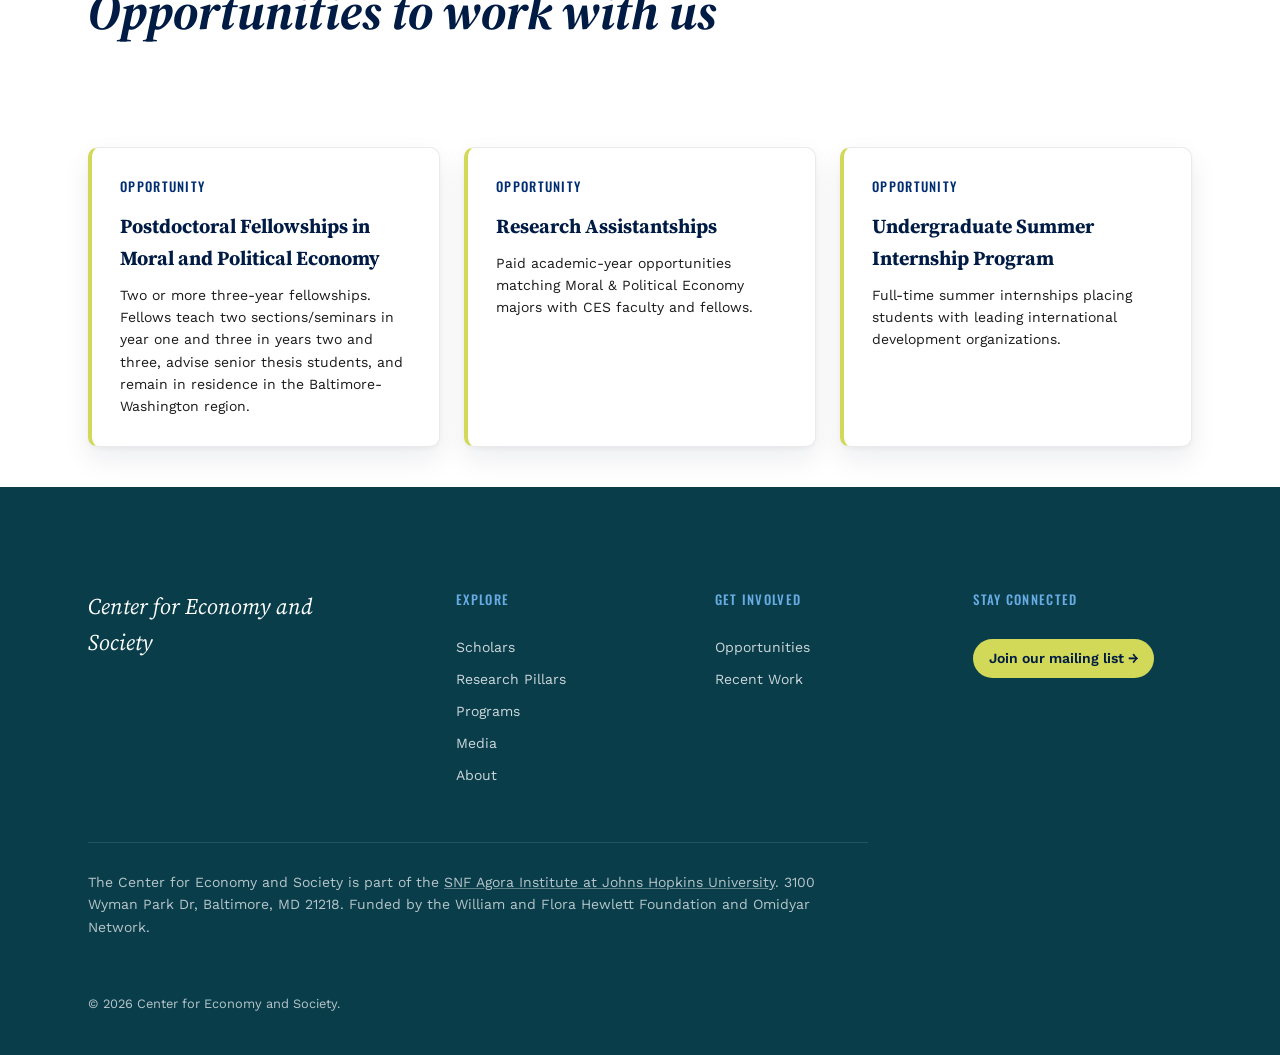
<file: programs.html>
<!DOCTYPE html>
<html lang="en">
<head>
<meta charset="UTF-8">
<meta name="viewport" content="width=device-width, initial-scale=1.0">
<title>Programs | Center for Economy and Society</title>
<meta name="description" content="Programs, ongoing activities, and opportunities to work with the Center for Economy and Society, SNF Agora Institute, Johns Hopkins University.">
<link rel="preconnect" href="https://fonts.googleapis.com">
<link href="https://fonts.googleapis.com/css2?family=Oswald:wght@400;500;600;700&family=Source+Serif+4:ital,wght@0,400;0,600;0,700;1,400;1,600;1,700&family=Work+Sans:wght@400;500;600;700&display=swap" rel="stylesheet">
<link rel="stylesheet" href="css/style.css">
<script>
  document.documentElement.classList.add('js-reveal');
</script>
<script src="js/app.js" defer></script>
</head>
<body>

<a class="skip-link" href="#main">Skip to main content</a>

<header id="site-header" class="site-header">
  <div class="site-header__inner container">
    <a class="site-header__brand" href="index.html">
      <span class="site-header__superlabel">SNF Agora · Johns Hopkins</span>
      <span class="site-header__wordmark">Center for Economy and Society</span>
    </a>
    <nav id="site-header-nav" class="site-header__nav" aria-label="Primary">
      <a class="site-header__link" href="index.html">Home</a>
      <a class="site-header__link" href="people.html">Scholars</a>
      <a class="site-header__link" href="focus-areas.html">Research Pillars</a>
      <a class="site-header__link site-header__link--active" href="programs.html" aria-current="page">Programs</a>
      <a class="site-header__link" href="media.html">Media</a>
      <a class="site-header__link" href="about.html">About</a>
    </nav>
    <a class="site-header__cta btn btn--pill" href="programs.html#opportunities">Get involved<span class="btn__arrow">→</span></a>
    <button class="site-header__toggle" type="button" aria-expanded="false" aria-controls="site-header-nav" aria-label="Toggle navigation menu"></button>
  </div>
</header>

<main id="main">
  <p class="visually-hidden" id="page-status" role="status" aria-live="polite"></p>

  <section id="programs" class="section-divider section-divider--teal" aria-labelledby="programs-head">
    <div class="section-divider__inner container">
      <p class="section-divider__eyebrow eyebrow eyebrow--olive" id="programs-head">Programs</p>
      <h1 class="section-divider__title">What we build together</h1>
      <div class="activity-grid activity-grid--programs" id="programs-grid" data-loading="true">
        <!-- JS-rendered: fetch('data/site-content.json').programs -->
      </div>
    </div>
  </section>

  <section id="activities" class="activities" aria-labelledby="activities-head">
    <div class="page-head container">
      <p class="page-head__eyebrow eyebrow eyebrow--teal" id="activities-head">Ongoing Activities</p>
      <h2 class="page-head__title">Community and convening</h2>
    </div>
    <div class="activity-grid activity-grid--activities container" id="activities-grid" data-loading="true">
      <!-- JS-rendered: fetch('data/site-content.json').activities -->
    </div>
  </section>

  <section id="opportunities" class="opportunities" aria-labelledby="opportunities-head">
    <div class="page-head container">
      <p class="page-head__eyebrow eyebrow eyebrow--teal" id="opportunities-head">Get Involved</p>
      <h2 class="page-head__title">Opportunities to work with us</h2>
    </div>
    <div class="activity-grid activity-grid--opportunities container" id="opportunities-grid" data-loading="true">
      <!-- JS-rendered: fetch('data/site-content.json').opportunities -->
    </div>
  </section>

</main>

<footer id="site-footer" class="site-footer">
  <div class="site-footer__inner container">
    <div class="site-footer__brand">Center for Economy and Society</div>

    <nav class="site-footer__col" aria-label="Footer: Explore">
      <p class="site-footer__col-head eyebrow eyebrow--sky">Explore</p>
      <a class="site-footer__link" href="people.html">Scholars</a>
      <a class="site-footer__link" href="focus-areas.html">Research Pillars</a>
      <a class="site-footer__link" href="programs.html">Programs</a>
      <a class="site-footer__link" href="media.html">Media</a>
      <a class="site-footer__link" href="about.html">About</a>
    </nav>

    <nav class="site-footer__col" aria-label="Footer: Get Involved">
      <p class="site-footer__col-head eyebrow eyebrow--sky">Get Involved</p>
      <a class="site-footer__link" href="programs.html#opportunities">Opportunities</a>
      <a class="site-footer__link" href="index.html#publications">Recent Work</a>
    </nav>

    <nav class="site-footer__col" aria-label="Footer: Stay Connected">
      <p class="site-footer__col-head eyebrow eyebrow--sky">Stay Connected</p>
      <a class="site-footer__link site-footer__link--cta" id="footer-newsletter-link" href="https://forms.gle/REPLACE-WITH-YOUR-GOOGLE-FORM-URL" target="_blank" rel="noopener">Join our mailing list →<span class="visually-hidden"> (opens in a new tab)</span></a>
    </nav>

    <p class="site-footer__attribution">The Center for Economy and Society is part of the <a class="site-footer__attribution-link" href="https://snfagora.jhu.edu">SNF Agora Institute at Johns Hopkins University</a>. 3100 Wyman Park Dr, Baltimore, MD 21218. Funded by the William and Flora Hewlett Foundation and Omidyar Network.</p>
    <p class="site-footer__legal">© 2026 Center for Economy and Society.</p>
  </div>
</footer>

</body>
</html>
</file>
<file: css/style.css>
/* ==========================================================================
   Center for Economy and Society — Stylesheet
   Editorial-academic design system. See DESIGN_SPEC.md for the full contract.
   Owner: css agent. Do not rename classes — they are a fixed contract shared
   with the HTML/JS/data agents building concurrently from the same spec.
   ========================================================================== */

/* Fonts (Oswald / Source Serif 4 / Work Sans) are loaded once, via the
   <link rel="preconnect"> + <link rel="stylesheet"> pair in index.html's
   <head> — not re-imported here. A same-URL @import would be deduped by the
   browser anyway, but the <link> tag lets the browser discover and start the
   font fetch earlier (before this file is even parsed) and avoids a second
   render-blocking request path. If fonts.googleapis.com/gstatic.com is
   blocked, --font-display/--font-label/--font-body all end in a system
   fallback (Georgia / Arial Narrow / system-ui) below. */

/* --------------------------------------------------------------------------
   1. Tokens
   -------------------------------------------------------------------------- */
:root {
  /* Brand colors */
  --navy:      #001b44;
  --blue:      #002d72;
  --skyblue:   #68ace5;
  --olive:     #d2d857;
  --teal:      #00a98e;
  --darkteal:  #093d49;
  /* Accessible text variant of --teal. The brand teal is only 2.97:1 on white,
     failing WCAG 2.1 AA (4.5:1) for the small uppercase labels it is used on.
     This is an ALIAS of the existing --darkteal token, not a new colour: it keeps
     the teal family and measures 11.83:1 on white / 10.63:1 on --offwhite.
     Use --teal for borders and accents on dark grounds; --teal-text for text on light. */
  --teal-text: var(--darkteal);
  /* Focus ring is TWO-TONE on purpose. No single colour clears the 1.4.11 3:1
     non-text minimum against every ground this site uses: --skyblue failed on
     white (2.44:1) and a mid-blue failed on --darkteal (2.78:1) and --olive.
     A dark core plus a white outer halo means at least one of the two always
     has contrast — worst case 5.70:1 (navy core on --teal). */
  --focus-ring: var(--navy);
  --focus-ring-halo: var(--white);
  --offwhite:  #f0f3f7;
  --lightgray: #eaeaea;
  --white:     #ffffff;
  --ink:       #1a1a1a;

  /* Type families */
  --font-display: 'Source Serif 4', Georgia, serif;
  --font-label:   'Oswald', 'Arial Narrow', sans-serif;
  --font-body:    'Work Sans', system-ui, sans-serif;

  /* Type scale */
  --fs-hero:    clamp(2.75rem, 6vw, 5rem);
  --fs-h1:      clamp(2rem, 4vw, 3.25rem);
  --fs-work:    clamp(1.4rem, 2.4vw, 2rem);
  --fs-h2:      clamp(1.5rem, 2.5vw, 2.25rem);
  --fs-h3:      1.25rem;
  --fs-eyebrow: 0.8125rem;
  --fs-nav:     0.9375rem;
  --fs-body:    1.0625rem;
  --fs-small:   0.875rem;

  /* Spacing & shape */
  --maxw: 1200px;
  --maxw-read: 680px;
  --gutter: clamp(1.25rem, 4vw, 3rem);
  --radius-pill: 999px;
  --radius-card: 10px;
  --band-pad: clamp(3.5rem, 8vw, 7rem);
  --shadow-card: 0 2px 4px rgba(0,27,68,.04), 0 12px 28px rgba(0,27,68,.08);
  --rule-accent: 3px;

  --ease: cubic-bezier(.2,.6,.2,1);
}

/* --------------------------------------------------------------------------
   2. Reset & base
   -------------------------------------------------------------------------- */
*, *::before, *::after { box-sizing: border-box; }

html {
  scroll-behavior: smooth;
}

body {
  margin: 0;
  font-family: var(--font-body);
  font-size: var(--fs-body);
  line-height: 1.6;
  color: var(--ink);
  background: var(--white);
  -webkit-font-smoothing: antialiased;
}

img { max-width: 100%; display: block; }

a { color: inherit; text-decoration: none; }

ul, ol { margin: 0; padding: 0; list-style: none; }

h1, h2, h3, h4, p { margin: 0; }

button {
  font-family: inherit;
  border: none;
  background: none;
  cursor: pointer;
}

/* Global focus ring — brand contract, applies everywhere */
:focus-visible {
  outline: 3px solid var(--focus-ring);
  outline-offset: 2px;
  /* The halo sits in the outline-offset gap, so the indicator stays visible
     whether the element is on a light or a dark band. */
  box-shadow: 0 0 0 2px var(--focus-ring-halo), 0 0 0 6px var(--focus-ring);
}

.container {
  max-width: var(--maxw);
  margin-inline: auto;
  padding-inline: var(--gutter);
}

/* --------------------------------------------------------------------------
   3. Primitives
   -------------------------------------------------------------------------- */

.eyebrow {
  font-family: var(--font-label);
  font-size: var(--fs-eyebrow);
  text-transform: uppercase;
  letter-spacing: 0.1em;
  font-weight: 500;
  color: var(--blue);
}
.eyebrow--teal  { color: var(--teal-text); }
.eyebrow--olive { color: var(--navy); background: var(--olive); padding: 0.15em 0.5em; border-radius: 3px; display: inline-block; }
/* --skyblue is legible on the dark footer (4.86:1) but only 2.43:1 on white,
   and this modifier is used on both. Default to the dark-ground value and
   override it for the light-card context below. */
.eyebrow--sky   { color: var(--skyblue); }
.eyebrow--navy  { color: var(--navy); }

.tag {
  display: inline-block;
  font-family: var(--font-body);
  font-size: var(--fs-small);
  font-weight: 500;
  padding: 0.3em 0.75em;
  border-radius: var(--radius-pill);
}
.tag--focus {
  background: var(--offwhite);
  color: var(--blue);
}
.tag--role {
  background: var(--darkteal);
  color: var(--white);
}

.link-chip {
  display: inline-flex;
  align-items: center;
  gap: 0.4em;
  font-family: var(--font-body);
  font-size: var(--fs-small);
  font-weight: 600;
  color: var(--blue);
  border: 1px solid var(--lightgray);
  border-radius: var(--radius-pill);
  padding: 0.5em 1em;
  transition: border-color 0.2s var(--ease), color 0.2s var(--ease), background 0.2s var(--ease);
}
.link-chip:hover {
  border-color: var(--teal-text);
  color: var(--teal-text);
  background: var(--offwhite);
}

/* Role filter (people.html). These buttons had no styles at all: every state
   rendered as identical default browser text, so sighted users could not tell
   which filter was active even though aria-pressed was correct (WCAG 1.4.1).
   The selected state carries weight + fill + border, not colour alone. */
.role-filter {
  display: flex;
  flex-wrap: wrap;
  gap: 0.5rem;
  padding-block: 0 1.5rem;
}
.role-filter__btn {
  font-family: var(--font-label);
  font-size: var(--fs-small);
  text-transform: uppercase;
  letter-spacing: 0.04em;
  color: var(--navy);
  background: var(--white);
  border: 1.5px solid var(--lightgray);
  border-radius: var(--radius-pill);
  padding: 0.5em 1.1em;
  transition: background 0.2s var(--ease), border-color 0.2s var(--ease), color 0.2s var(--ease);
}
.role-filter__btn:hover {
  border-color: var(--blue);
  background: var(--offwhite);
}
.role-filter__btn.is-active,
.role-filter__btn[aria-pressed="true"] {
  background: var(--blue);
  border-color: var(--blue);
  color: var(--white);
  font-weight: 600;
}

.page-head {
  padding-block: var(--band-pad) calc(var(--band-pad) * 0.5);
}
.page-head__eyebrow { display: block; margin-bottom: 0.75rem; }
.page-head__title {
  font-family: var(--font-display);
  font-size: var(--fs-h1);
  line-height: 1.1;
  font-style: italic;
  color: var(--navy);
  margin-bottom: 1rem;
}
.page-head__intro {
  max-width: var(--maxw-read);
  font-size: var(--fs-body);
  color: var(--ink);
}

/* --------------------------------------------------------------------------
   4. Buttons — pill with trailing arrow circle (shared brand affordance)
   -------------------------------------------------------------------------- */

.btn {
  display: inline-flex;
  align-items: center;
  gap: 0.6em;
  font-family: var(--font-body);
  font-weight: 600;
  font-size: var(--fs-small);
  padding: 0.7em 0.5em 0.7em 1.4em;
  border-radius: var(--radius-pill);
  white-space: nowrap;
  transition: background 0.2s var(--ease), color 0.2s var(--ease), border-color 0.2s var(--ease);
}

.btn__arrow {
  display: inline-flex;
  align-items: center;
  justify-content: center;
  width: 2em;
  height: 2em;
  border-radius: 50%;
  background: var(--olive);
  color: var(--navy);
  transition: transform 0.2s var(--ease), background 0.2s var(--ease);
}

.btn:hover .btn__arrow {
  transform: translateX(3px);
  background: var(--skyblue);
}

.btn--pill {
  background: var(--blue);
  color: var(--white);
}
.btn--pill:hover { background: var(--navy); }

.btn--pill--ghost {
  background: transparent;
  color: var(--blue);
  border: 1.5px solid var(--blue);
  padding: calc(0.7em - 1.5px) calc(0.5em - 1.5px) calc(0.7em - 1.5px) calc(1.4em - 1.5px);
}
.btn--pill--ghost:hover {
  background: var(--offwhite);
}
.btn--pill--ghost .btn__arrow {
  background: transparent;
  border: 1.5px solid var(--olive);
  color: var(--navy);
}

.btn--pill--olive {
  background: var(--olive);
  color: var(--navy);
}
.btn--pill--olive .btn__arrow {
  background: var(--navy);
  color: var(--olive);
}

/* Ghost pill rendered on dark bands needs light text */
.section-divider--navy .btn--pill--ghost,
.section-divider--teal .btn--pill--ghost,
.hero .btn--pill--ghost {
  color: var(--white);
  border-color: rgba(255,255,255,0.6);
}
.section-divider--navy .btn--pill--ghost:hover,
.section-divider--teal .btn--pill--ghost:hover,
.hero .btn--pill--ghost:hover {
  background: rgba(255,255,255,0.1);
}

/* --------------------------------------------------------------------------
   5. Avatar system + fallback tile
   -------------------------------------------------------------------------- */

.avatar {
  position: relative;
  display: inline-flex;
  align-items: center;
  justify-content: center;
  border-radius: var(--radius-card);
  overflow: hidden;
  flex-shrink: 0;
  background: var(--lightgray);
}
.avatar--xs { width: 2rem;   height: 2rem;   border-radius: 50%; }
.avatar--sm { width: 2.75rem; height: 2.75rem; border-radius: 8px; }
.avatar--md { width: 4rem;   height: 4rem;   border-radius: 8px; }
.avatar--lg { width: 8rem;   height: 8rem;   border-radius: 10px; }

.avatar__img {
  width: 100%;
  height: 100%;
  object-fit: cover;
}

/* Fallback tile — the DEFAULT state (no CES scholar has a photo field) */
.avatar--tile {
  background: var(--blue);
}
.avatar--tile.avatar--blue     { background: var(--blue); }
/* --teal-text, not --teal: these tiles carry white initials, and white on the
   brand teal is 2.97:1 (fails AA). On --teal-text it is 5.08:1. */
.avatar--tile.avatar--teal     { background: var(--teal-text); }
.avatar--tile.avatar--darkteal { background: var(--darkteal); }
.avatar--tile.avatar--navy     { background: var(--navy); }

.avatar__initials {
  font-family: var(--font-label);
  color: var(--white);
  font-weight: 500;
  letter-spacing: 0.02em;
  text-transform: uppercase;
}
.avatar--xs .avatar__initials { font-size: 0.7rem; }
.avatar--sm .avatar__initials { font-size: 0.9rem; }
.avatar--md .avatar__initials { font-size: 1.3rem; }
.avatar--lg .avatar__initials { font-size: 2.5rem; }

/* Generic data-driven fallback pattern: elements marked [data-no-photo] with
   [data-initials] render a colored tile via generated content, for any
   markup that doesn't use the explicit .avatar__initials span. */
[data-no-photo] {
  position: relative;
  background: var(--blue);
  display: inline-flex;
  align-items: center;
  justify-content: center;
}
/* No ::after fallback here on purpose. avatarHtml() is the only thing that emits
   [data-no-photo] and it always includes an explicit <span class="avatar__initials">,
   so a generated-content copy rendered the initials twice ("HHHH"). Styling lives on
   .avatar__initials instead — which is also the more accessible of the two, since
   CSS generated content is not reliably exposed to assistive tech. */

/* --------------------------------------------------------------------------
   6. Site Header / Masthead
   -------------------------------------------------------------------------- */

/* Accessibility skip-link: off-screen until keyboard-focused, then jumps
   above the header so keyboard/screen-reader users can bypass the nav. */
.skip-link {
  position: absolute;
  top: -3rem;
  left: 0;
  z-index: 200;
  background: var(--navy);
  color: var(--white);
  padding: 0.6rem 1.25rem;
  font-family: var(--font-label);
  font-size: var(--fs-small);
  text-transform: uppercase;
  letter-spacing: 0.02em;
  border-radius: 0 0 var(--radius-card) 0;
  transition: top 0.15s var(--ease);
}
.skip-link:focus {
  top: 0;
}

/* Visually hidden but exposed to assistive tech: used for live-region status
   text and for "(opens in a new tab)" warnings. Deliberately not display:none
   or visibility:hidden, which would remove it from the accessibility tree. */
.visually-hidden {
  position: absolute;
  width: 1px;
  height: 1px;
  margin: -1px;
  padding: 0;
  overflow: hidden;
  clip: rect(0, 0, 0, 0);
  white-space: nowrap;
  border: 0;
}

.site-header {
  position: sticky;
  top: 0;
  z-index: 100;
  background: var(--white);
  border-bottom: 1px solid var(--lightgray);
}

.site-header__inner {
  max-width: var(--maxw);
  margin-inline: auto;
  padding-inline: var(--gutter);
  display: flex;
  align-items: center;
  justify-content: space-between;
  gap: 1.5rem;
  min-height: 4.5rem;
  padding-block: 0.75rem;
}

.site-header__brand {
  display: flex;
  flex-direction: column;
  gap: 0.15rem;
  line-height: 1.1;
}

.site-header__superlabel {
  font-family: var(--font-label);
  font-size: 0.6875rem;
  text-transform: uppercase;
  letter-spacing: 0.1em;
  color: var(--teal-text);
  font-weight: 500;
}

.site-header__wordmark {
  font-family: var(--font-display);
  font-style: italic;
  font-size: 1.15rem;
  font-weight: 600;
  color: var(--navy);
}

.site-header__nav {
  display: flex;
  align-items: center;
  gap: clamp(1rem, 2vw, 2rem);
}

.site-header__link {
  font-family: var(--font-label);
  font-size: var(--fs-nav);
  text-transform: uppercase;
  letter-spacing: 0.06em;
  color: var(--ink);
  padding-bottom: 0.35rem;
  border-bottom: 2px solid transparent;
  transition: color 0.2s var(--ease), border-color 0.2s var(--ease);
}
.site-header__link:hover { color: var(--blue); }
.site-header__link--active {
  color: var(--navy);
  border-bottom-color: var(--olive);
}

.site-header__cta { flex-shrink: 0; }

.site-header__toggle {
  display: none;
  width: 2.25rem;
  height: 2.25rem;
  position: relative;
}
.site-header__toggle::before,
.site-header__toggle::after {
  content: '';
  position: absolute;
  left: 0.4rem;
  right: 0.4rem;
  height: 2px;
  background: var(--navy);
  transition: transform 0.2s var(--ease);
}
.site-header__toggle::before { top: 0.8rem; }
.site-header__toggle::after  { top: 1.35rem; }
.site-header__toggle[aria-expanded="true"]::before { transform: translateY(0.27rem) rotate(45deg); }
.site-header__toggle[aria-expanded="true"]::after  { transform: translateY(-0.27rem) rotate(-45deg); }

@media (max-width: 900px) {
  .site-header__nav {
    display: none;
    position: absolute;
    top: 100%;
    left: 0;
    right: 0;
    background: var(--white);
    border-bottom: 1px solid var(--lightgray);
    flex-direction: column;
    align-items: flex-start;
    gap: 0;
    padding: 0.5rem var(--gutter) 1rem;
  }
  .site-header__nav[data-open="true"] { display: flex; }
  .site-header__link { width: 100%; padding: 0.75rem 0; border-bottom: 1px solid var(--lightgray); }
  .site-header__cta { display: none; }
  .site-header__toggle { display: block; }
}

/* --------------------------------------------------------------------------
   7. Hero (home only)
   -------------------------------------------------------------------------- */

.hero {
  position: relative;
  overflow: hidden;
  background: var(--navy);
  color: var(--white);
  padding-block: calc(var(--band-pad) * 1.3) var(--band-pad);
}

.hero__bg {
  position: absolute;
  inset: 0;
  background:
    repeating-linear-gradient(115deg, rgba(255,255,255,0.035) 0px, rgba(255,255,255,0.035) 1px, transparent 1px, transparent 90px),
    radial-gradient(circle at 15% 20%, rgba(104,172,229,0.35), transparent 55%),
    radial-gradient(circle at 85% 80%, rgba(0,169,142,0.3), transparent 55%),
    linear-gradient(160deg, var(--blue), var(--navy) 65%);
  z-index: 0;
}

.hero__inner {
  position: relative;
  z-index: 1;
  max-width: 780px;
}

.hero__eyebrow {
  /* NOT --skyblue. .hero__bg layers a rgba(104,172,229,0.35) radial glow at 15% 20%
     — the same hue as --skyblue — directly under this text, so the token drops to
     3.24:1 against its own glow (35.7% of the text area below 4.5:1). axe reports
     this only as "incomplete" because it cannot resolve gradient backgrounds.
     --offwhite holds 7.10:1 against the worst pixel of that gradient. */
  color: var(--offwhite);
  margin-bottom: 1.25rem;
}

.hero__headline {
  font-family: var(--font-display);
  font-style: italic;
  font-size: var(--fs-hero);
  line-height: 1.05;
  font-weight: 600;
  margin-bottom: 1.5rem;
}

.hero__mark {
  background: var(--olive);
  color: var(--navy);
  padding: 0 0.15em;
  box-decoration-break: clone;
  -webkit-box-decoration-break: clone;
}

.hero__lede {
  font-size: 1.15rem;
  color: var(--offwhite);
  max-width: var(--maxw-read);
  margin-bottom: 2.25rem;
}

.hero__actions {
  display: flex;
  flex-wrap: wrap;
  gap: 1rem;
}

/* --------------------------------------------------------------------------
   8. Section Divider (+ Mission rows)
   -------------------------------------------------------------------------- */

.section-divider {
  padding-block: var(--band-pad);
  position: relative;
}
.section-divider--navy {
  background: linear-gradient(135deg, var(--blue), var(--navy));
  color: var(--white);
}
.section-divider--light {
  background: var(--offwhite);
  color: var(--ink);
}
.section-divider--teal {
  background: var(--darkteal);
  color: var(--white);
}

.section-divider__inner {
  position: relative;
  z-index: 1;
}

.section-divider__eyebrow { display: block; margin-bottom: 1rem; }

.section-divider__title {
  font-family: var(--font-display);
  font-size: var(--fs-h2);
  line-height: 1.15;
  margin-bottom: 1rem;
}
.section-divider__title.is-italic { font-style: italic; }
/* On programs.html this element is the page's <h1>, so it must not render
   smaller than the <h2>s further down the page. Scoped to the h1 only —
   every other .section-divider__title stays at --fs-h2. */
h1.section-divider__title { font-size: var(--fs-h1); }

.section-divider__intro {
  max-width: var(--maxw-read);
  font-size: var(--fs-body);
}
.section-divider--navy .section-divider__intro,
.section-divider--teal .section-divider__intro {
  color: var(--offwhite);
}

/* Mission specialization */
.mission-row {
  display: grid;
  grid-template-columns: minmax(180px, 320px) 1fr;
  gap: clamp(1.5rem, 4vw, 3rem);
  align-items: start;
  padding-block: clamp(1.75rem, 4vw, 2.5rem);
  border-top: 1px solid rgba(255,255,255,0.15);
}
.mission-row:first-of-type { border-top: none; }

.mission-row__word {
  font-family: var(--font-display);
  font-style: italic;
  font-size: clamp(2.25rem, 5vw, 3.5rem);
  line-height: 1;
  color: var(--white);
}

.mission-row__subtitle {
  font-family: var(--font-body);
  font-weight: 600;
  font-size: 1.1rem;
  color: var(--skyblue);
  margin-bottom: 0.6rem;
}

.mission-row__desc {
  color: var(--offwhite);
  max-width: var(--maxw-read);
  margin-bottom: 1.25rem;
}

.mission-row__link {}

/* --------------------------------------------------------------------------
   9. Focus grid & card
   -------------------------------------------------------------------------- */

.focus-grid {
  display: grid;
  grid-template-columns: repeat(auto-fill, minmax(300px, 1fr));
  gap: 1.5rem;
  padding-block: var(--band-pad);
}

.focus-card {
  display: flex;
  flex-direction: column;
  background: var(--white);
  border: 1px solid var(--lightgray);
  border-radius: var(--radius-card);
  padding: 1.75rem;
  position: relative;
  box-shadow: var(--shadow-card);
  transition: transform 0.2s var(--ease), box-shadow 0.2s var(--ease);
}
.focus-card:hover {
  transform: translateY(-3px);
  box-shadow: 0 4px 8px rgba(0,27,68,.06), 0 20px 36px rgba(0,27,68,.12);
}

.focus-card__title {
  font-family: var(--font-display);
  font-size: var(--fs-h3);
  margin-bottom: 0.6rem;
  color: var(--navy);
}

.focus-card__desc {
  font-size: var(--fs-small);
  color: var(--ink);
  margin-bottom: 1.25rem;
  flex-grow: 1;
}

.focus-card__scholars {
  display: flex;
  align-items: center;
}
.focus-card__scholars .avatar {
  margin-left: -0.6rem;
  border: 2px solid var(--white);
}
.focus-card__scholars .avatar:first-child { margin-left: 0; }
.focus-card__scholars-more {
  font-family: var(--font-label);
  font-size: var(--fs-small);
  color: var(--blue);
  margin-left: 0.5rem;
}

.focus-card__cue {
  position: absolute;
  top: 1.75rem;
  right: 1.75rem;
  width: 2rem;
  height: 2rem;
  border-radius: 50%;
  border: 1.5px solid var(--lightgray);
  display: flex;
  align-items: center;
  justify-content: center;
  color: var(--blue);
  opacity: 0;
  transform: translate(-4px, 4px);
  transition: opacity 0.2s var(--ease), transform 0.2s var(--ease), background 0.2s var(--ease), border-color 0.2s var(--ease);
}
/* --blue, not --skyblue: the glyph is white, and white on --skyblue is 2.44:1
   (fails AA and the 3:1 non-text floor). White on --blue is 12.98:1. */
/* :focus-within and :focus-visible are not optional here — the cue is opacity:0
   at rest, so without them a keyboard user focuses a real link and sees nothing
   at all on screen, focus ring included (WCAG 2.4.7). */
.focus-card:hover .focus-card__cue,
.focus-card:focus-within .focus-card__cue,
.focus-card__cue:focus-visible {
  opacity: 1;
  transform: translate(0,0);
  background: var(--blue);
  border-color: var(--blue);
  color: var(--white);
}

/* --------------------------------------------------------------------------
   10. Person grid & card
   -------------------------------------------------------------------------- */

.person-grid {
  display: grid;
  grid-template-columns: repeat(auto-fill, minmax(240px, 1fr));
  gap: 1.5rem;
  padding-block: 2.5rem;
}

.person-card {
  display: flex;
  flex-direction: column;
  background: var(--white);
  border: 1px solid var(--lightgray);
  border-radius: var(--radius-card);
  overflow: hidden;
  transition: transform 0.2s var(--ease), box-shadow 0.2s var(--ease);
}
.person-card:hover {
  transform: translateY(-3px);
  box-shadow: var(--shadow-card);
}

.person-card__media {
  padding: 1.5rem 1.5rem 0;
  display: flex;
}
.person-card__media .avatar { width: 4.5rem; height: 4.5rem; }
.person-card__media .avatar__initials { font-size: 1.5rem; }

.person-card__body {
  padding: 1rem 1.5rem 1.5rem;
  display: flex;
  flex-direction: column;
  gap: 0.5rem;
}

.person-card__name {
  font-family: var(--font-display);
  font-size: 1.2rem;
  color: var(--navy);
}

.person-card__title {
  font-size: var(--fs-small);
  color: var(--ink);
  display: -webkit-box;
  -webkit-line-clamp: 2;
  -webkit-box-orient: vertical;
  overflow: hidden;
}

.person-card__tags {
  display: flex;
  flex-wrap: wrap;
  gap: 0.4rem;
  margin-top: 0.25rem;
}

.person-card__workcue {
  font-family: var(--font-label);
  font-size: 0.75rem;
  text-transform: uppercase;
  letter-spacing: 0.06em;
  color: var(--teal-text);
  font-weight: 500;
  margin-top: 0.5rem;
}

/* --------------------------------------------------------------------------
   11. Person detail — profile layout
   -------------------------------------------------------------------------- */

.person-hero {
  display: grid;
  grid-template-columns: minmax(160px, 240px) 1fr;
  gap: clamp(1.5rem, 4vw, 3rem);
  align-items: start;
  padding-block: var(--band-pad);
  background: var(--offwhite);
}

.person-hero__media .avatar { width: 100%; height: auto; aspect-ratio: 1; }
.person-hero__media .avatar__initials { font-size: 3rem; }

.person-hero__identity { display: flex; flex-direction: column; gap: 0.75rem; }

.person-hero__eyebrow {}

.person-hero__name {
  font-family: var(--font-display);
  font-size: var(--fs-h1);
  color: var(--navy);
}

.person-hero__title {
  font-size: 1.05rem;
  color: var(--ink);
}

.person-hero__tags {
  display: flex;
  flex-wrap: wrap;
  gap: 0.5rem;
  margin-top: 0.25rem;
}

.person-hero__links {
  display: flex;
  flex-wrap: wrap;
  gap: 0.75rem;
  margin-top: 0.5rem;
}

.person-profile__body {
  display: grid;
  grid-template-columns: 2fr 1fr;
  gap: clamp(2rem, 5vw, 4rem);
  align-items: start;
  padding-block: var(--band-pad);
}

@media (max-width: 900px) {
  .person-hero {
    grid-template-columns: 1fr;
    text-align: left;
  }
  .person-hero__media .avatar { width: 8rem; height: 8rem; aspect-ratio: auto; }
  .person-profile__body {
    grid-template-columns: 1fr;
  }
  /* Work-section must stack above the aside on mobile per spec */
  .work-section { order: 1; }
  .person-aside { order: 2; margin-top: 2.5rem; }
}

/* --------------------------------------------------------------------------
   12. Work section (centerpiece) + work-item
   -------------------------------------------------------------------------- */

.work-section {
  border-left: var(--rule-accent) solid var(--teal);
  padding-left: clamp(1.25rem, 3vw, 2rem);
}

.work-section__head {
  display: flex;
  align-items: baseline;
  justify-content: space-between;
  gap: 1rem;
  margin-bottom: 1.5rem;
  flex-wrap: wrap;
}

.work-section__eyebrow { margin: 0; }

.work-section__count {
  font-family: var(--font-label);
  font-size: var(--fs-small);
  text-transform: uppercase;
  letter-spacing: 0.06em;
  color: var(--blue);
  opacity: 0.7;
}

.work-list {
  display: flex;
  flex-direction: column;
}

/* media.html renders .work-list directly under a .page-head, without the
   .work-section wrapper's accent rule/padding (that wrapper is specific to
   a scholar's own profile) — add matching bottom padding so the list isn't
   flush against the next section. */
.media-section .work-list {
  padding-bottom: var(--band-pad);
}

.work-item {
  display: grid;
  grid-template-columns: auto 1fr auto;
  gap: 1.25rem;
  align-items: start;
  padding-block: 1.75rem;
  border-bottom: 1px solid var(--lightgray);
  transition: opacity 0.2s var(--ease);
}
.work-item:first-child { padding-top: 0; }
.work-item:hover .work-item__title,
.work-item:focus-within .work-item__title { color: var(--blue); }
/* See .focus-card__cue: white on --skyblue is 2.44:1. */
.work-item:hover .work-item__cue,
.work-item:focus-within .work-item__cue,
.work-item__cue:focus-visible {
  background: var(--blue);
  border-color: var(--blue);
  color: var(--white);
}

.work-item__badge {
  font-family: var(--font-label);
  font-size: 0.6875rem;
  text-transform: uppercase;
  letter-spacing: 0.06em;
  font-weight: 600;
  color: var(--white);
  background: var(--navy);
  border-radius: var(--radius-pill);
  padding: 0.35em 0.75em;
  white-space: nowrap;
  align-self: start;
  margin-top: 0.3rem;
}
.work-item--book .work-item__badge       { background: var(--navy); }
.work-item--article .work-item__badge    { background: var(--blue); }
.work-item--newsletter .work-item__badge { background: var(--teal); color: var(--navy); }
.work-item--link .work-item__badge       { background: var(--skyblue); color: var(--navy); }
.work-item--talk .work-item__badge       { background: var(--darkteal); }
/* Press mentions come from the daily media digest (see agora_media). */
.work-item--press .work-item__badge      { background: var(--blue); }
.work-item--substack .work-item__badge   { background: var(--teal); color: var(--navy); }

.work-item__content { min-width: 0; }

.work-item__title {
  font-family: var(--font-display);
  font-size: var(--fs-work);
  line-height: 1.2;
  color: var(--navy);
  margin-bottom: 0.4rem;
  transition: color 0.2s var(--ease);
}

.work-item__meta {
  font-family: var(--font-body);
  font-size: var(--fs-small);
  /* --blue at full strength rather than the old opacity: 0.75. Opacity here
     compounded with .is-dated's own opacity and dropped this text to 3.56:1
     (WCAG 1.4.3 needs 4.5:1). The token flat is 12.98:1 on white. */
  color: var(--blue);
  margin-bottom: 0.4rem;
}

.work-item__note {
  font-size: var(--fs-small);
  color: var(--ink);
  max-width: var(--maxw-read);
}

.work-item__cover-link {
  display: inline-block;
  margin-top: 0.3rem;
}

.work-item__cover {
  width: 6rem;
  aspect-ratio: 16 / 9;
  object-fit: cover;
  border-radius: 4px;
  box-shadow: var(--shadow-card);
}

.work-item__cue {
  width: 2.25rem;
  height: 2.25rem;
  border-radius: 50%;
  border: 1.5px solid var(--lightgray);
  display: flex;
  align-items: center;
  justify-content: center;
  color: var(--blue);
  flex-shrink: 0;
  transition: background 0.2s var(--ease), border-color 0.2s var(--ease), color 0.2s var(--ease);
}

/* --------------------------------------------------------------------------
   13. Person aside
   -------------------------------------------------------------------------- */

.person-aside {
  background: var(--offwhite);
  border-radius: var(--radius-card);
  padding: clamp(1.5rem, 3vw, 2.25rem);
  display: flex;
  flex-direction: column;
  gap: 2rem;
}

.person-aside__section {}

.person-aside__head {
  font-family: var(--font-label);
  font-size: var(--fs-eyebrow);
  text-transform: uppercase;
  letter-spacing: 0.08em;
  color: var(--blue);
  margin-bottom: 0.75rem;
  display: block;
}

.person-aside__bio {
  font-size: var(--fs-small);
  color: var(--ink);
  max-width: var(--maxw-read);
}

.person-aside__list {
  display: flex;
  flex-direction: column;
  gap: 0.5rem;
}

.person-aside__list-item {
  font-size: var(--fs-small);
  color: var(--ink);
  padding-left: 1rem;
  position: relative;
}
.person-aside__list-item::before {
  content: '';
  position: absolute;
  left: 0;
  top: 0.55em;
  width: 5px;
  height: 5px;
  border-radius: 50%;
  background: var(--teal);
}

/* --------------------------------------------------------------------------
   14. Activity / program cards
   -------------------------------------------------------------------------- */

.activity-grid {
  display: grid;
  grid-template-columns: repeat(auto-fill, minmax(300px, 1fr));
  gap: 1.5rem;
  padding-block: 2.5rem;
}

.activity-card {
  background: var(--white);
  border: 1px solid var(--lightgray);
  border-radius: var(--radius-card);
  padding: 1.75rem;
  border-left: 4px solid var(--blue);
  display: flex;
  flex-direction: column;
  gap: 0.6rem;
  box-shadow: var(--shadow-card);
}
.activity-card--program     { border-left-color: var(--blue); }
.activity-card--activity    { border-left-color: var(--teal); }
.activity-card--opportunity { border-left-color: var(--olive); }

.activity-card__eyebrow { margin-bottom: 0.25rem; }

.activity-card__title {
  font-family: var(--font-display);
  font-size: var(--fs-h3);
  color: var(--navy);
}

.activity-card__desc {
  font-size: var(--fs-small);
  color: var(--ink);
  flex-grow: 1;
}

/* These cards sit on white, where --skyblue is 2.43:1. --blue is 12.98:1. */
.activity-card__eyebrow.eyebrow--sky { color: var(--blue); }

.activity-card__meta {
  font-family: var(--font-label);
  font-size: 0.75rem;
  text-transform: uppercase;
  letter-spacing: 0.05em;
  color: var(--teal-text);
}

.activity-card__cta {
  align-self: flex-start;
  margin-top: 0.5rem;
}

/* --------------------------------------------------------------------------
   15. Publication strip (home)
   -------------------------------------------------------------------------- */

.pub-grid {
  padding-block: var(--band-pad);
}

.pub-grid__head {
  display: flex;
  align-items: baseline;
  justify-content: space-between;
  gap: 1rem;
  flex-wrap: wrap;
  margin-bottom: 1.75rem;
}

.pub-grid__cards {
  display: grid;
  grid-template-columns: repeat(auto-fill, minmax(260px, 1fr));
  gap: 1.5rem;
}

.pub-card {
  display: flex;
  flex-direction: column;
  gap: 0.5rem;
  background: var(--white);
  border: 1px solid var(--lightgray);
  border-radius: var(--radius-card);
  padding: 1.5rem;
  transition: transform 0.2s var(--ease), box-shadow 0.2s var(--ease);
}
.pub-card:hover {
  transform: translateY(-3px);
  box-shadow: var(--shadow-card);
}

.pub-card__badge {
  font-family: var(--font-label);
  font-size: 0.6875rem;
  text-transform: uppercase;
  letter-spacing: 0.06em;
  font-weight: 600;
  color: var(--white);
  background: var(--navy);
  border-radius: var(--radius-pill);
  padding: 0.3em 0.7em;
  align-self: flex-start;
}

.pub-card__title {
  font-family: var(--font-display);
  font-size: 1.2rem;
  line-height: 1.25;
  color: var(--navy);
}

.pub-card__author {
  font-size: var(--fs-small);
  font-weight: 600;
  color: var(--blue);
}

.pub-card__meta {
  font-size: var(--fs-small);
  color: var(--ink);
  opacity: 0.7;
}

.pub-card__cue {
  margin-top: auto;
  color: var(--teal-text);
  font-family: var(--font-label);
  font-size: 0.75rem;
  text-transform: uppercase;
  letter-spacing: 0.05em;
}

/* Older-than-2-years de-emphasis (see app.js isDated()) — dimmed, not hidden,
   so nothing disappears from the record, and full-strength on hover/focus.
   NOTE: this rule is currently DORMANT. .work-item.is-in / .pub-card.is-in (see
   the scroll-reveal block near the end of this file) set opacity: 1 with equal
   specificity and appear later in the source, so they win, and every .is-dated
   item actually renders at full opacity. That has always been true.
   The value below is kept at an accessible level rather than the original 0.55
   so that if the ordering is ever fixed the rule does not reintroduce a contrast
   failure: opacity dims the whole subtree, and the floor is set by the lowest-
   contrast descendant (.work-item__meta, --blue). At 0.55 that text fell to
   3.42:1, failing WCAG 1.4.3; at 0.9 it holds at 10.81:1.
   Reviving the feature is a design decision, not an accessibility one. */
.work-item.is-dated,
.pub-card.is-dated {
  opacity: 0.9;
}
.work-item.is-dated:hover,
.work-item.is-dated:focus-within,
.pub-card.is-dated:hover,
.pub-card.is-dated:focus-within {
  /* Base is now 0.9, so hover/focus goes to full to keep the brighten-on-interaction cue. */
  opacity: 1;
}

/* Featured coverage: pop-out cards, the page's lead. Auto-fitting columns so
   the grid reflows from three to one without per-breakpoint rules; minmax's
   lower bound is 17rem so a card never gets narrow enough to break reflow at
   320px. */
.feature-grid {
  display: grid;
  grid-template-columns: repeat(auto-fit, minmax(min(17rem, 100%), 1fr));
  gap: 1.25rem;
  padding-bottom: var(--band-pad);
}

.feature-card {
  position: relative;
  display: flex;
  flex-direction: column;
  gap: 0.6rem;
  padding: 1.5rem 1.5rem 1.35rem;
  background: var(--white);
  border: 1px solid var(--lightgray);
  border-top: 3px solid var(--blue);
  border-radius: var(--radius-card);
  transition: transform 0.2s var(--ease), box-shadow 0.2s var(--ease), border-color 0.2s var(--ease);
}
/* The "pop": lift and shadow on hover AND on keyboard focus, so the affordance
   is not mouse-only. :focus-visible keeps the global ring on top of it. */
.feature-card:hover,
.feature-card:focus-visible {
  transform: translateY(-4px);
  box-shadow: 0 14px 30px rgba(0, 27, 68, 0.16);
  border-color: var(--blue);
}

.feature-card__source {
  font-family: var(--font-label);
  font-size: var(--fs-eyebrow);
  text-transform: uppercase;
  letter-spacing: 0.08em;
  color: var(--blue);
}
.feature-card__title {
  font-family: var(--font-display);
  font-size: 1.25rem;
  line-height: 1.25;
  color: var(--navy);
}
.feature-card__foot {
  display: flex;
  flex-wrap: wrap;
  gap: 0.15rem 0.6rem;
  margin-top: auto;
  padding-top: 0.5rem;
  font-size: var(--fs-small);
  color: var(--ink);
}
.feature-card__who { font-weight: 600; }
.feature-card__date { color: var(--blue); opacity: 0.8; }

.feature-card__cue {
  position: absolute;
  top: 1.1rem;
  right: 1.15rem;
  font-size: 0.95rem;
  color: var(--blue);
  opacity: 0;
  transition: opacity 0.2s var(--ease), transform 0.2s var(--ease);
  transform: translate(-3px, 3px);
}
.feature-card:hover .feature-card__cue,
.feature-card:focus-visible .feature-card__cue {
  opacity: 1;
  transform: translate(0, 0);
}

/* Media page: two-column band under the featured coverage. Collapses to a
   single column below the tablet breakpoint so the columns never get narrow
   enough to break 1.4.10 reflow at 320px. */
.media-columns {
  display: grid;
  grid-template-columns: 1fr 1fr;
  gap: clamp(1.5rem, 4vw, 3.5rem);
  align-items: start;
}
.media-column__head {
  padding-block: 0 1rem;
}
/* Column headings sit inside a band, not at page level, so they take the
   smaller h2 size rather than --fs-h1. */
.media-column__title {
  font-size: var(--fs-h3);
}
.media-column .work-item:first-child {
  padding-top: 0;
}

@media (max-width: 900px) {
  .media-columns {
    grid-template-columns: 1fr;
    gap: 0;
  }
  .media-column + .media-column .media-column__head {
    padding-top: var(--band-pad);
  }
}

/* --------------------------------------------------------------------------
   16. Footer
   -------------------------------------------------------------------------- */

.site-footer {
  background: var(--darkteal);
  color: var(--offwhite);
  padding-block: var(--band-pad) 2.5rem;
}

.site-footer__inner {
  display: grid;
  grid-template-columns: 1.5fr repeat(3, 1fr);
  gap: 2.5rem;
}

.site-footer__brand {
  font-family: var(--font-display);
  font-style: italic;
  font-size: 1.4rem;
  color: var(--white);
  max-width: 260px;
}

.site-footer__col-head { display: block; margin-bottom: 1rem; }

.site-footer__col {
  display: flex;
  flex-direction: column;
  gap: 0.6rem;
}

.site-footer__link {
  font-size: var(--fs-small);
  color: var(--offwhite);
  opacity: 0.85;
  transition: opacity 0.2s var(--ease), color 0.2s var(--ease);
}
.site-footer__link:hover { opacity: 1; color: var(--skyblue); }

.site-footer__link--cta {
  display: inline-flex;
  align-items: center;
  gap: 0.5em;
  align-self: flex-start;
  margin-top: 0.2rem;
  padding: 0.6em 1.1em;
  border-radius: var(--radius-pill);
  background: var(--olive);
  color: var(--navy);
  font-weight: 600;
  opacity: 1;
}
.site-footer__link--cta:hover { background: var(--skyblue); color: var(--navy); }

.site-footer__attribution {
  grid-column: 1 / -1;
  font-size: var(--fs-small);
  color: var(--offwhite);
  opacity: 0.75;
  border-top: 1px solid rgba(255,255,255,0.15);
  padding-top: 1.75rem;
  margin-top: 1rem;
  max-width: 780px;
}

/* Inherits the parent paragraph's opacity: 0.75, which drags --skyblue down to
   3.42:1 on --darkteal. --offwhite composites to 6.72:1 at that same opacity and
   stays on-palette; the underline keeps the link distinguishable without colour. */
.site-footer__attribution-link {
  color: var(--offwhite);
  text-decoration: underline;
  text-decoration-color: rgba(240,243,247,0.5);
}
.site-footer__attribution-link:hover { text-decoration-color: var(--offwhite); }

.site-footer__legal {
  grid-column: 1 / -1;
  font-size: 0.8rem;
  color: var(--offwhite);
  /* 0.55 composited to 4.35:1 on --darkteal, just under the 4.5:1 AA floor. */
  opacity: 0.75;
  margin-top: 1rem;
}

@media (max-width: 768px) {
  .site-footer__inner {
    grid-template-columns: 1fr 1fr;
  }
  .site-footer__brand { grid-column: 1 / -1; }
}

/* --------------------------------------------------------------------------
   17. Motion — scroll reveal, staggered load, reduced-motion
   -------------------------------------------------------------------------- */

.hero__eyebrow,
.hero__headline,
.hero__lede,
.hero__actions {
  opacity: 0;
  animation: reveal-up 0.6s var(--ease) forwards;
}
.hero__eyebrow  { animation-delay: 60ms; }
.hero__headline { animation-delay: 120ms; }
.hero__lede     { animation-delay: 180ms; }
.hero__actions  { animation-delay: 240ms; }

@keyframes reveal-up {
  from { opacity: 0; transform: translateY(12px); }
  to   { opacity: 1; transform: translateY(0); }
}

/* Scroll-reveal is opt-in via .js-reveal on <html>, set by a synchronous
   inline script in <head> (see index.html). This means the opacity:0 start
   state only ever applies when JS actually ran early enough to flag it — if
   JS is blocked, errors before initScrollReveal, or the browser lacks
   IntersectionObserver support and that branch itself throws, cards fall
   back to the default (visible) state below instead of staying invisible. */
.js-reveal .focus-card,
.js-reveal .person-card,
.js-reveal .activity-card,
.js-reveal .work-item,
.js-reveal .pub-card {
  opacity: 0;
  transform: translateY(12px);
  transition: opacity 0.5s var(--ease), transform 0.5s var(--ease);
}
.focus-card.is-in,
.person-card.is-in,
.activity-card.is-in,
.work-item.is-in,
.pub-card.is-in {
  opacity: 1;
  transform: translateY(0);
}

@media (prefers-reduced-motion: reduce) {
  html { scroll-behavior: auto; }
  .hero__eyebrow, .hero__headline, .hero__lede, .hero__actions,
  .focus-card, .person-card, .activity-card, .work-item, .pub-card {
    animation: none !important;
    transition: none !important;
    opacity: 1 !important;
    transform: none !important;
  }
}

/* --------------------------------------------------------------------------
   18. Breakpoint refinements (tablet ~768px, desktop ~1200px)
   -------------------------------------------------------------------------- */

@media (max-width: 768px) {
  .focus-grid,
  .person-grid,
  .activity-grid,
  .pub-grid__cards {
    grid-template-columns: 1fr;
  }
  .mission-row {
    grid-template-columns: 1fr;
    gap: 0.75rem;
  }
  .work-item {
    grid-template-columns: 1fr;
    gap: 0.6rem;
  }
  .work-item__cue { justify-self: flex-start; }
  .site-footer__inner { gap: 1.75rem; }
}

@media (min-width: 1200px) {
  .hero__lede { max-width: 620px; }
}
</file>
